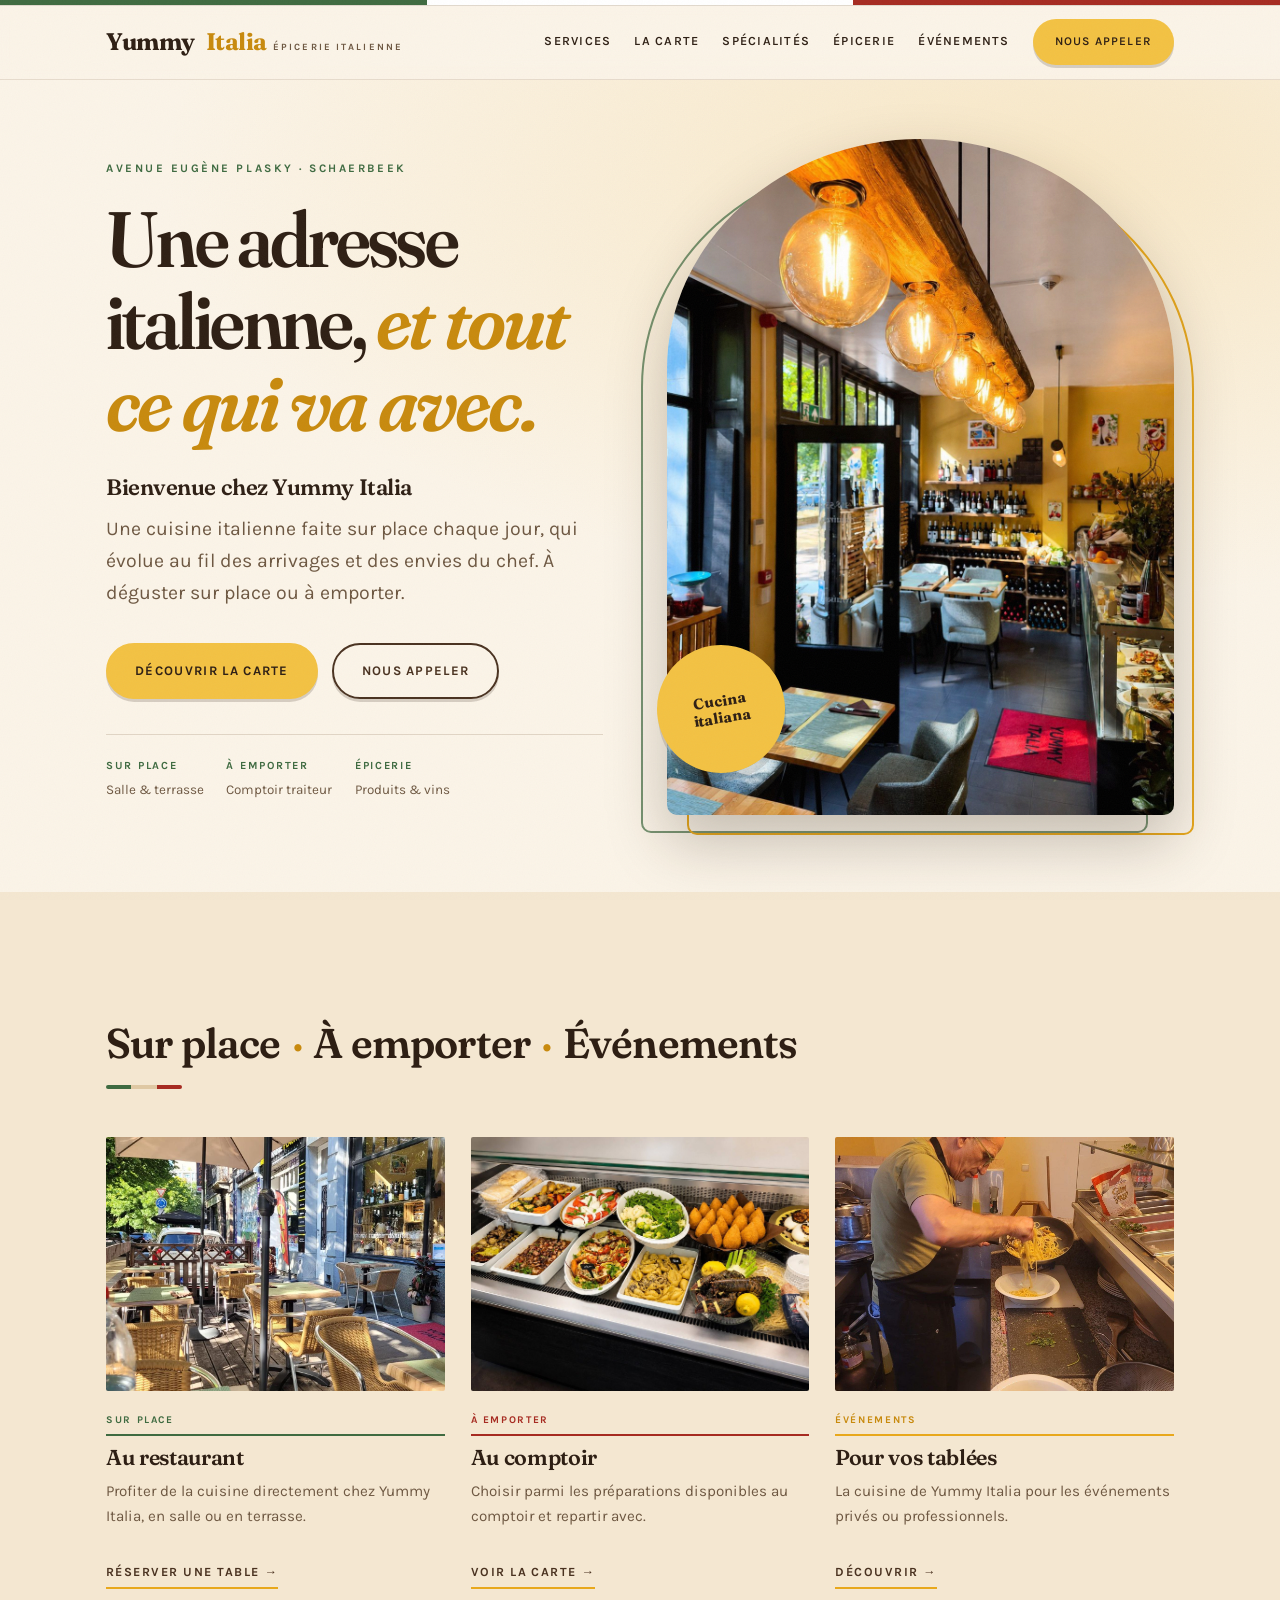
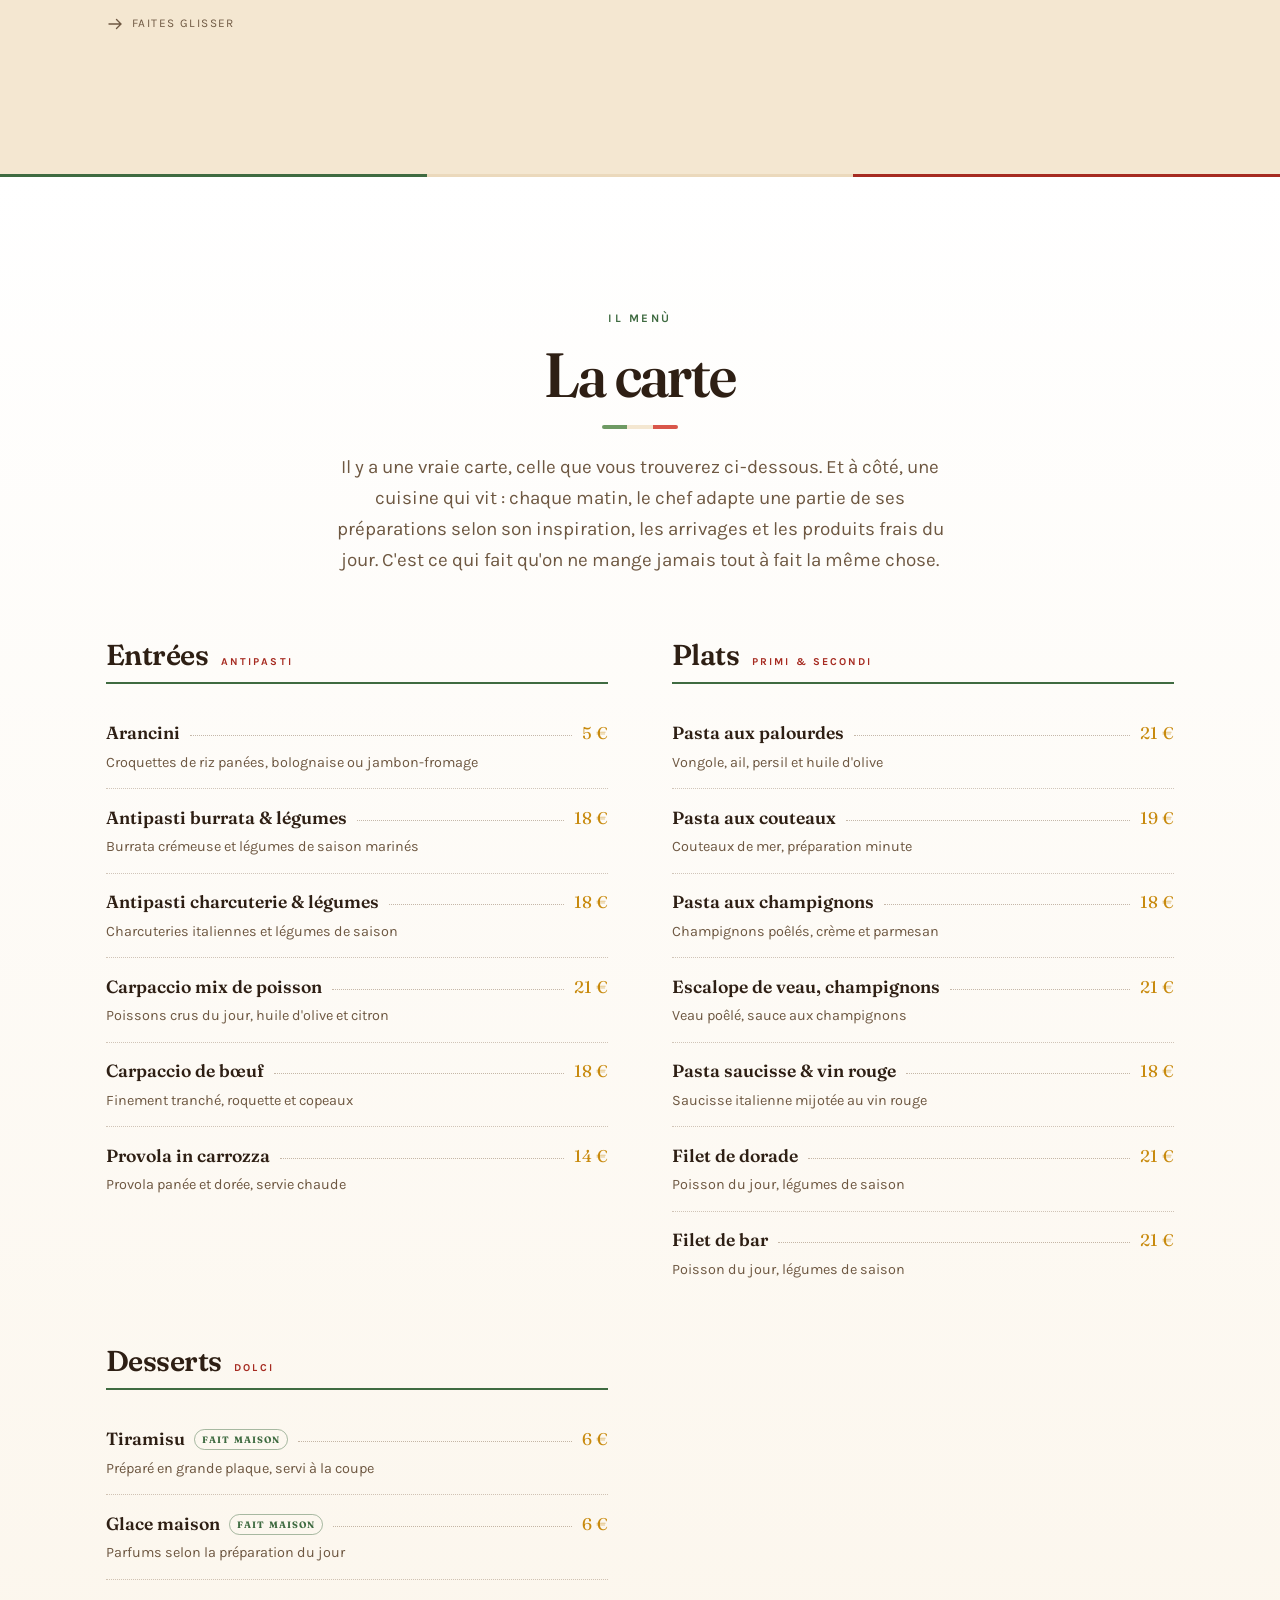
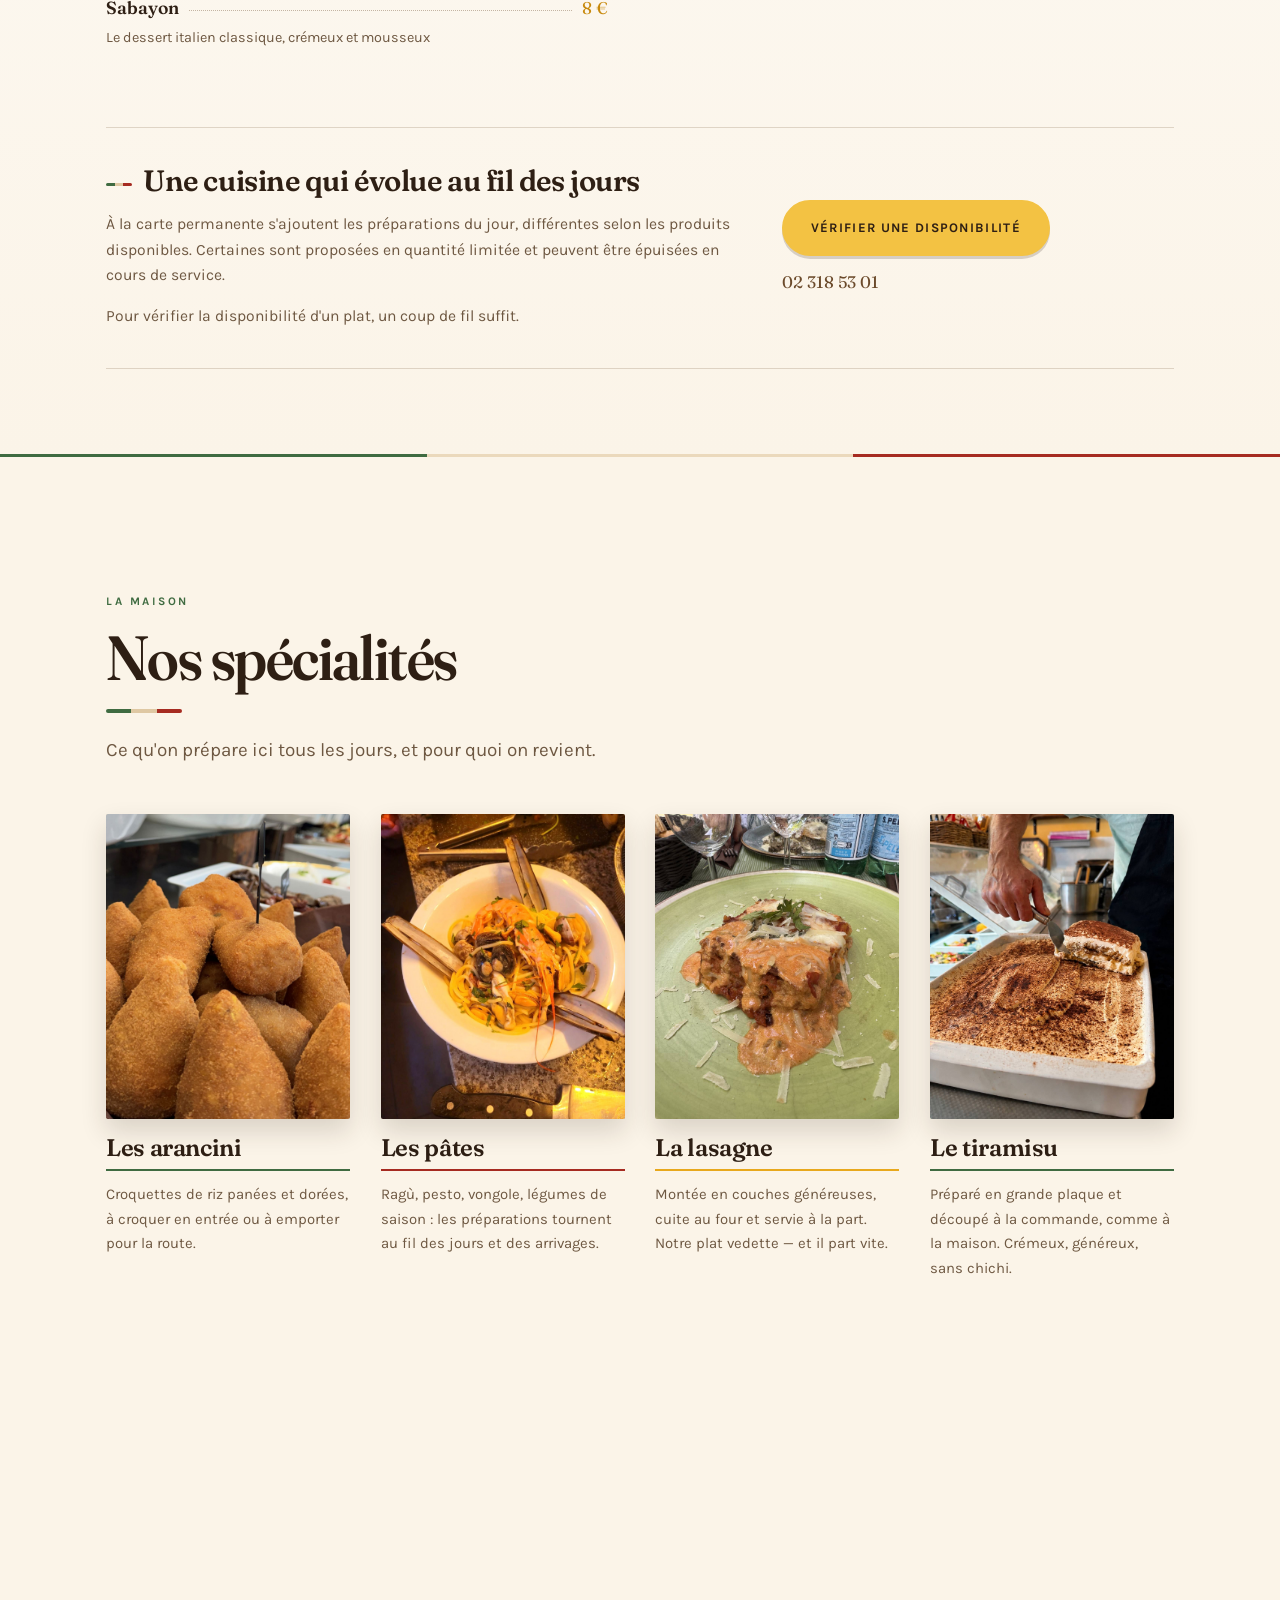
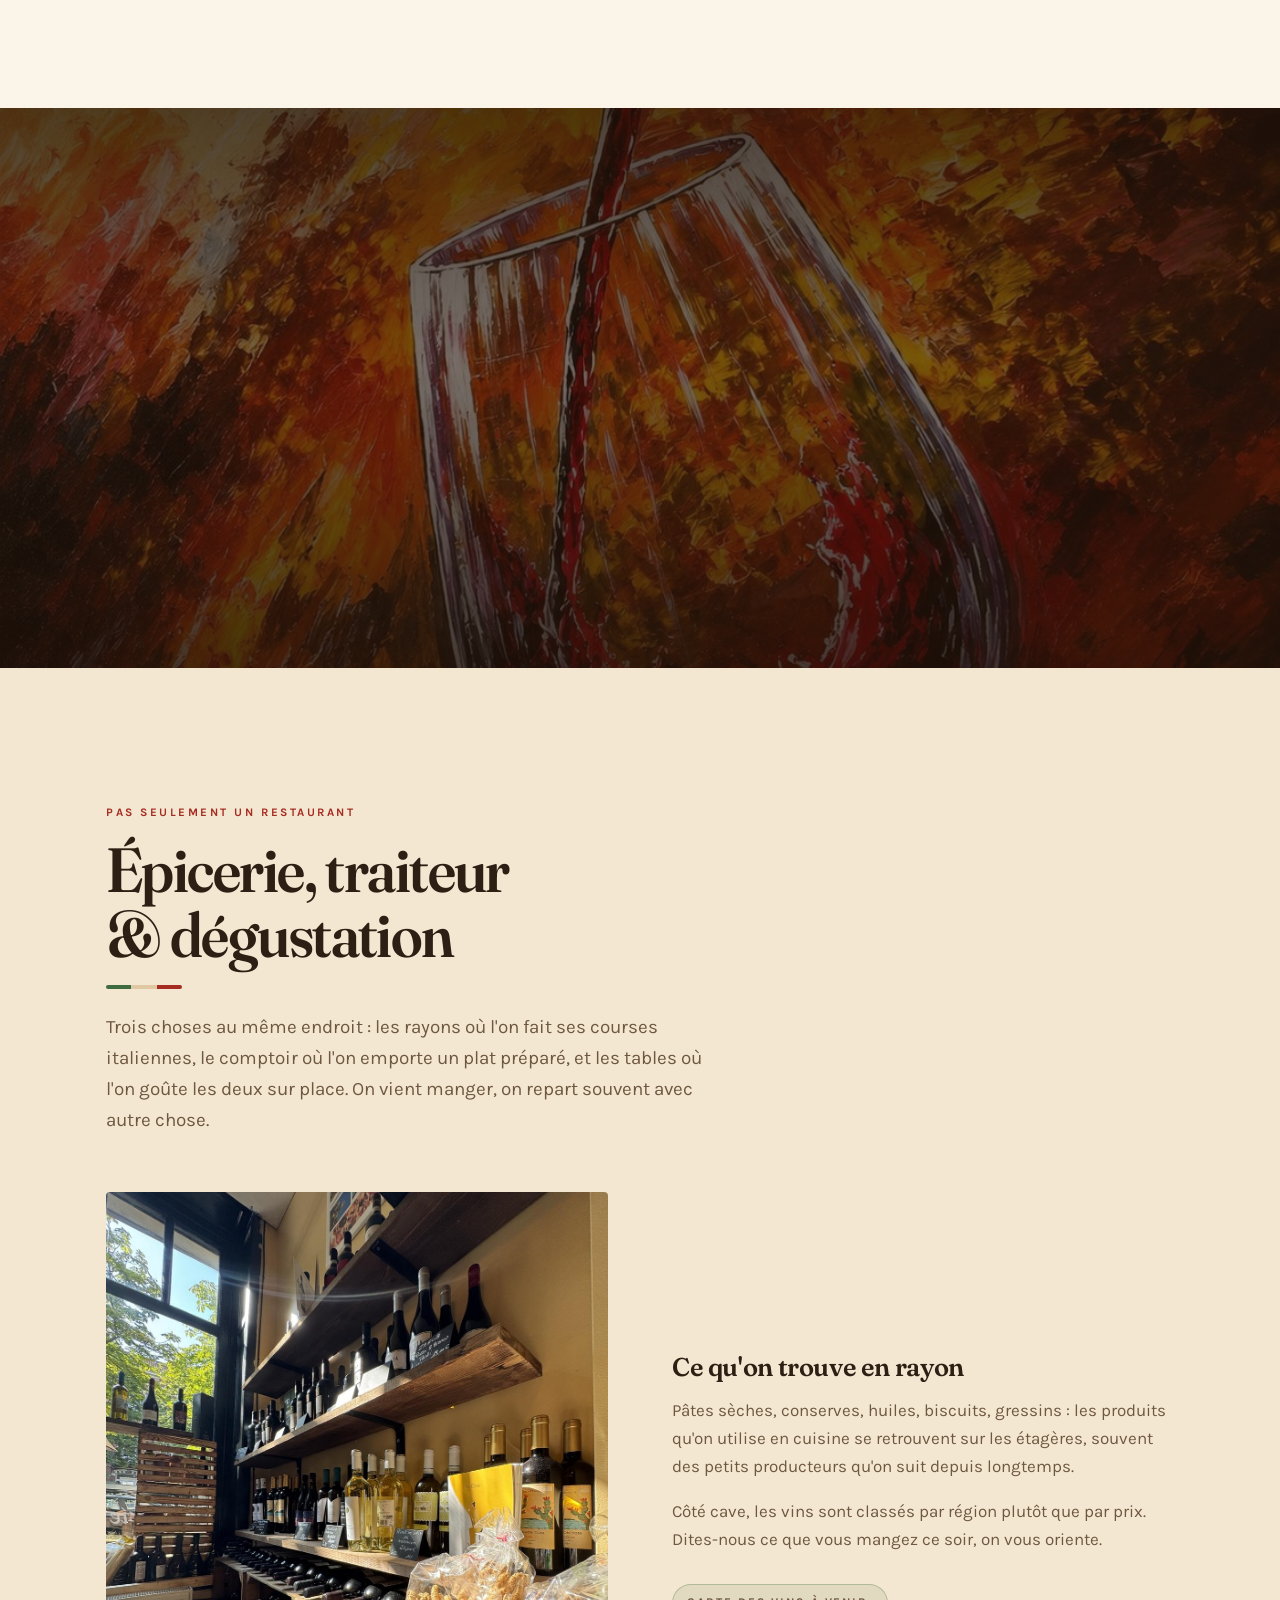
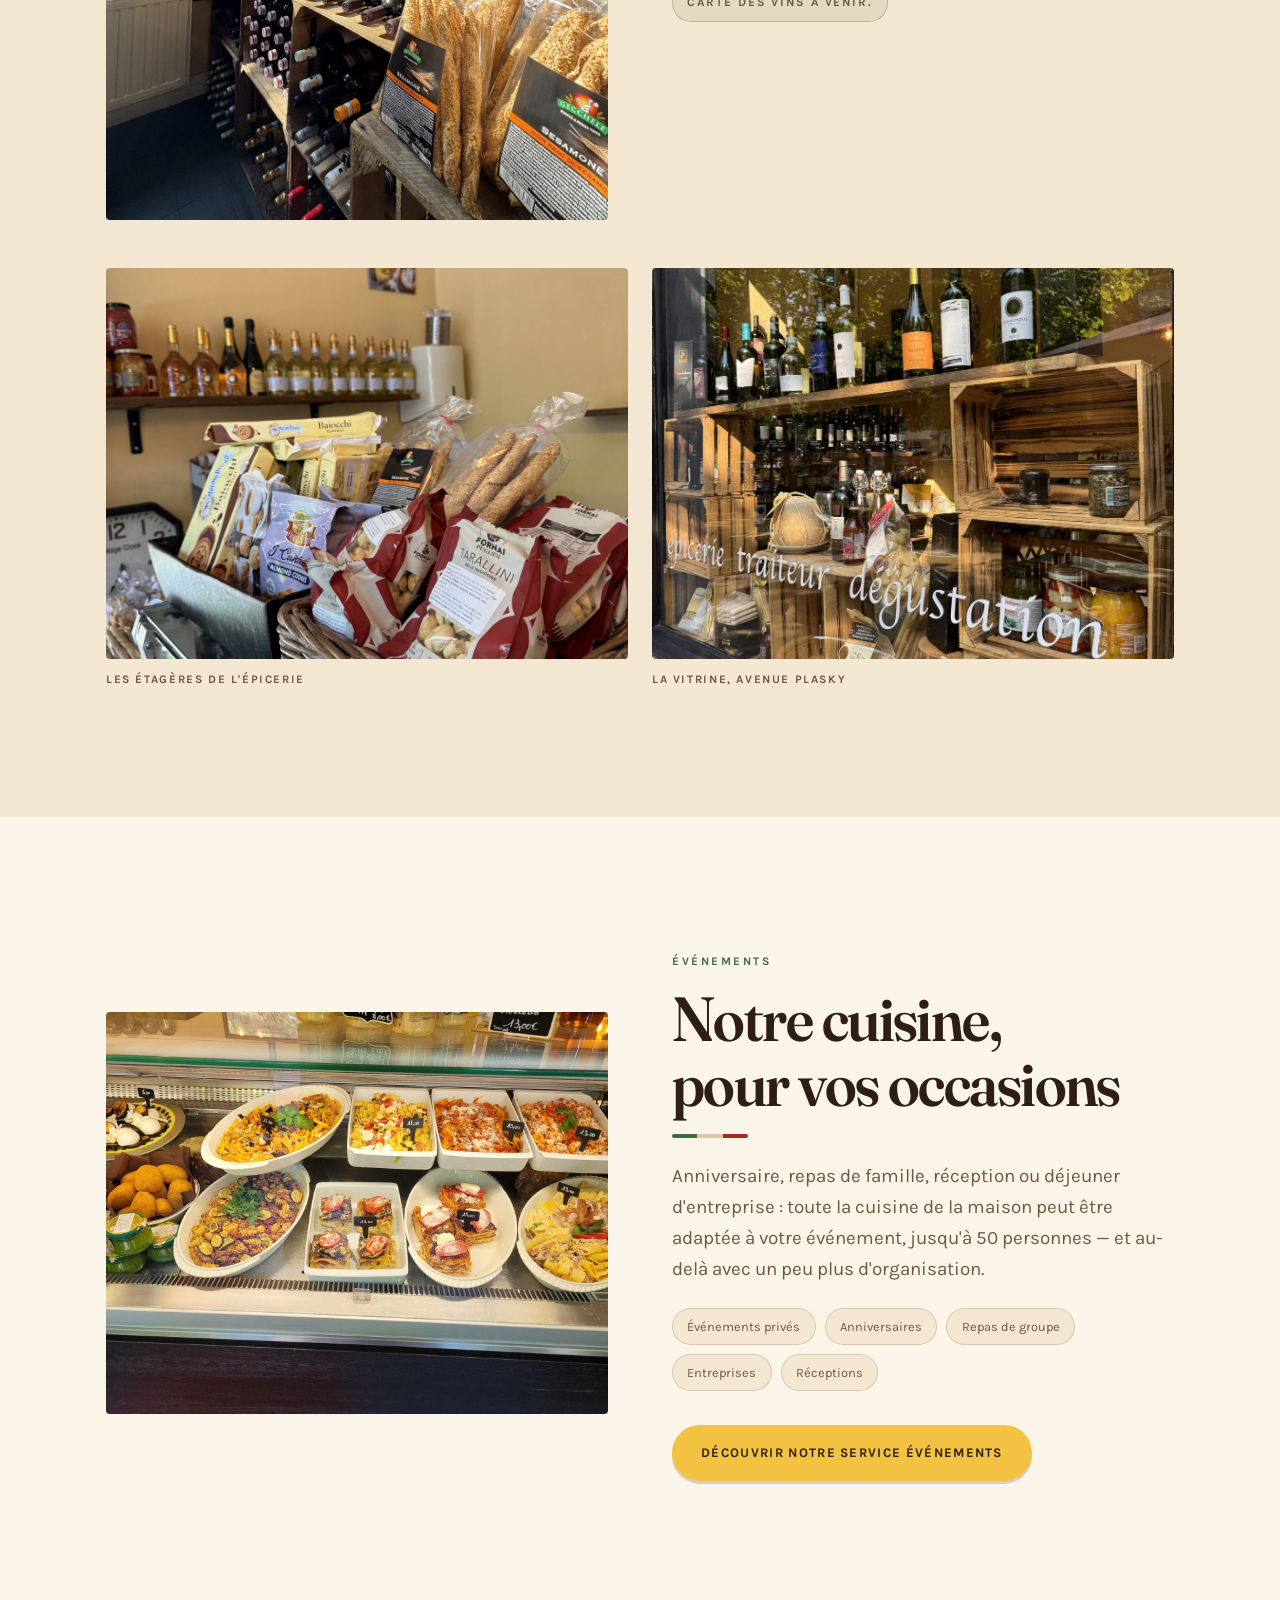
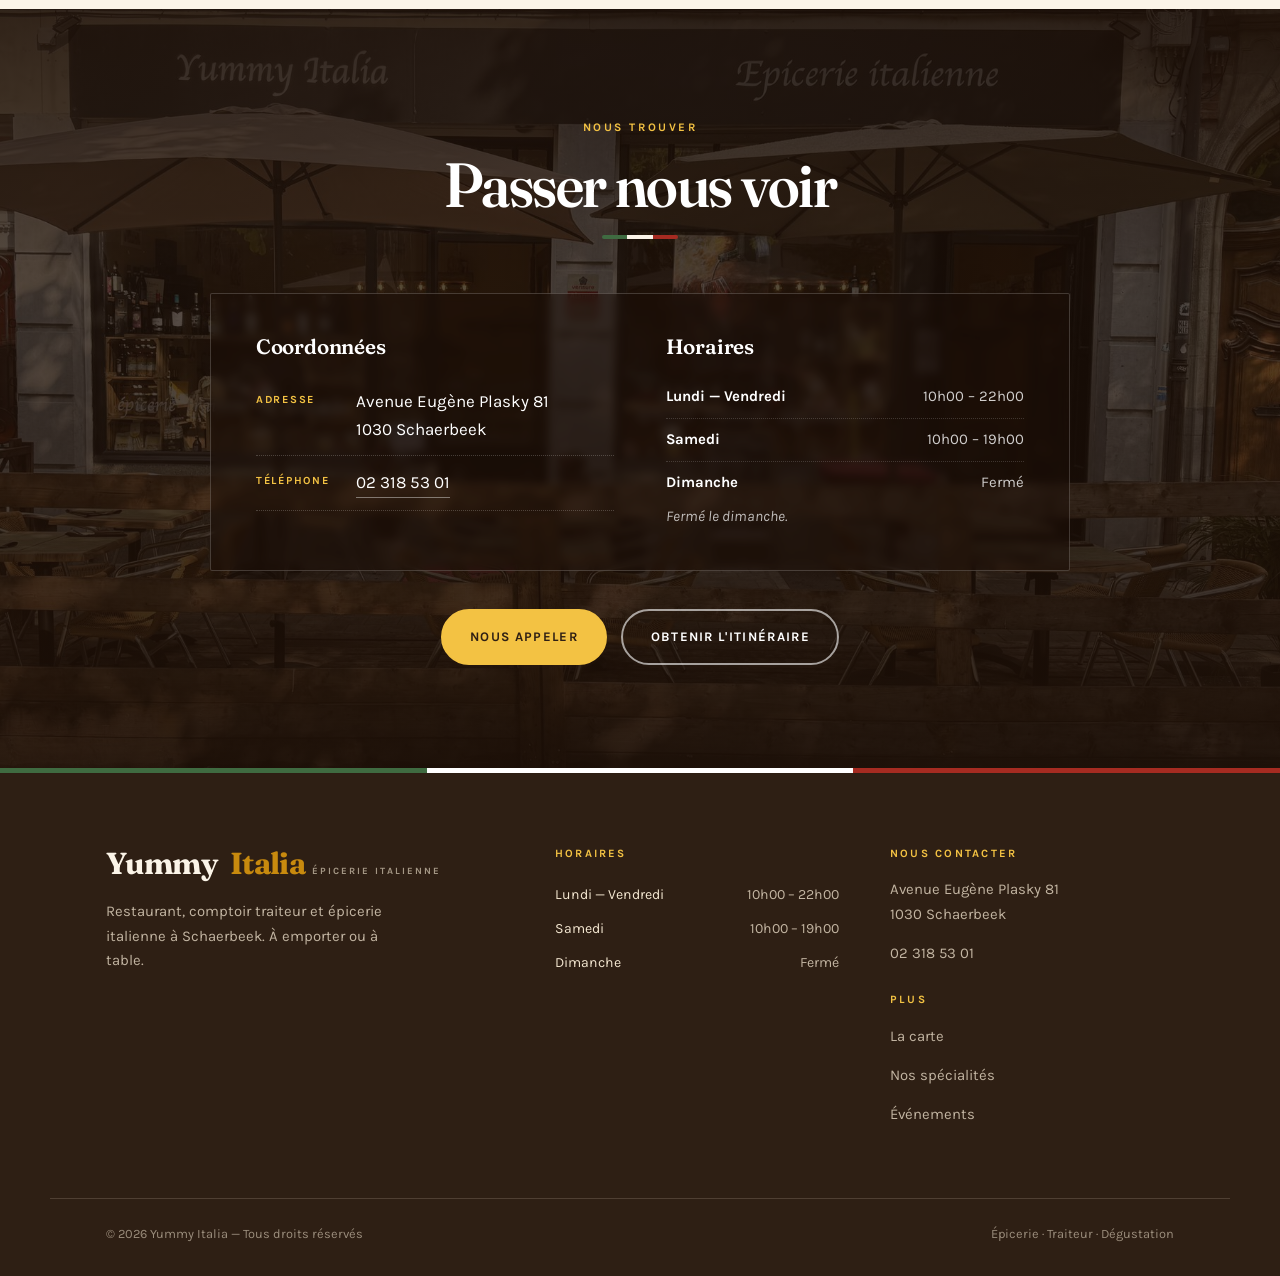
<file: index.html>
<!DOCTYPE html>
<html lang="fr">
<head>
  <meta charset="utf-8">
  <meta name="viewport" content="width=device-width, initial-scale=1">
  <title>Yummy Italia — Restaurant, comptoir &amp; épicerie italienne à Schaerbeek</title>
  <meta name="description" content="Yummy Italia, Avenue Eugène Plasky à Schaerbeek : cuisine italienne à emporter au comptoir ou à table. Pâtes, lasagne et tiramisu maison, sandwichs italiens, épicerie et vins. Événements jusqu'à 50 personnes et au-delà.">

  <link rel="canonical" href="https://yummy-italia.com/">

  <meta property="og:url" content="https://yummy-italia.com/">
  <meta property="og:title" content="Yummy Italia — Restaurant, comptoir & épicerie italienne">
  <meta property="og:description" content="Pâtes, lasagne, tiramisu, sandwichs italiens. À emporter au comptoir ou à table, à Schaerbeek.">
  <meta property="og:type" content="restaurant">
  <meta property="og:locale" content="fr_BE">
  <meta property="og:image" content="https://yummy-italia.com/og-image.jpg">

  <link rel="icon" href="favicon.svg" type="image/svg+xml">
  <link rel="preconnect" href="https://fonts.googleapis.com">
  <link rel="preconnect" href="https://fonts.gstatic.com" crossorigin>
  <link href="https://fonts.googleapis.com/css2?family=Fraunces:ital,opsz,wght,SOFT,WONK@0,9..144,400..800,0..100,0..1;1,9..144,400..800,0..100,0..1&family=Karla:wght@400;500;700&display=swap" rel="stylesheet">
  <link rel="stylesheet" href="style.css?v=3">

  <!-- Données structurées : identité et informations pratiques du restaurant.
       Elles reprennent exactement ce qui est affiché sur le site. -->
  <script type="application/ld+json">
  {
    "@context": "https://schema.org",
    "@type": "Restaurant",
    "name": "Yummy Italia",
    "description": "Restaurant, comptoir traiteur et épicerie italienne à Schaerbeek, Bruxelles.",
    "servesCuisine": "Italienne",
    "url": "https://yummy-italia.com/",
    "telephone": "+3223185301",
    "priceRange": "€€",
    "address": {
      "@type": "PostalAddress",
      "streetAddress": "Avenue Eugène Plasky 81",
      "postalCode": "1030",
      "addressLocality": "Schaerbeek",
      "addressRegion": "Bruxelles",
      "addressCountry": "BE"
    },
    "openingHoursSpecification": [
      {
        "@type": "OpeningHoursSpecification",
        "dayOfWeek": ["Monday", "Tuesday", "Wednesday", "Thursday", "Friday"],
        "opens": "10:00",
        "closes": "22:00"
      },
      {
        "@type": "OpeningHoursSpecification",
        "dayOfWeek": "Saturday",
        "opens": "10:00",
        "closes": "19:00"
      }
    ],
    "hasMenu": "https://yummy-italia.com/#carte",
    "acceptsReservations": "https://yummy-italia.com/#contact",
    "makesOffer": {
      "@type": "Offer",
      "name": "Service traiteur italien pour événements",
      "url": "https://yummy-italia.com/evenements",
      "areaServed": { "@type": "City", "name": "Bruxelles" }
    }
  }
  </script>
</head>
<body>

  <span class="filet-haut" aria-hidden="true"></span>

  <!-- ============ EN-TÊTE ============ -->
  <header class="entete">
    <div class="wrap entete__inner">
      <a class="logo" href="/">Yummy&nbsp;<span>Italia</span> <small>Épicerie italienne</small></a>

      <button class="nav-burger" aria-label="Ouvrir le menu" aria-expanded="false" aria-controls="nav-principale">
        <svg width="26" height="26" viewBox="0 0 24 24" fill="none" stroke="currentColor" stroke-width="2" stroke-linecap="round">
          <path d="M3 6h18M3 12h18M3 18h18"/>
        </svg>
      </button>

      <nav class="nav" id="nav-principale" aria-label="Navigation principale">
        <a href="#services">Services</a>
        <a href="#carte">La carte</a>
        <a href="#specialites">Spécialités</a>
        <a href="#epicerie">Épicerie</a>
        <a href="/evenements">Événements</a>
        <a href="tel:" data-lien="telephone" class="btn btn--jaune">Nous appeler</a>
      </nav>
    </div>
  </header>

  <main>

    <!-- ============ 1. HERO ============ -->
    <section class="hero">
      <div class="wrap hero__grid">
        <div class="hero__texte">
          <span class="eyebrow">Avenue Eugène Plasky · Schaerbeek</span>
          <h1 class="hero__titre">Une adresse<br>italienne, <em>et tout<br>ce qui va avec.</em></h1>
          <p class="hero__accroche">
            <b class="hero__bienvenue">Bienvenue chez Yummy Italia</b>
            Une cuisine italienne faite sur place chaque jour, qui évolue au fil
            des arrivages et des envies du chef. À déguster sur place ou à emporter.
          </p>
          <div class="hero__cta">
            <a href="#carte" class="btn btn--jaune">Découvrir la carte</a>
            <a href="tel:" data-lien="telephone" class="btn btn--ligne">Nous appeler</a>
          </div>

          <div class="hero__reperes">
            <div class="hero__repere"><b>Sur place</b>Salle &amp; terrasse</div>
            <div class="hero__repere"><b>À emporter</b>Comptoir traiteur</div>
            <div class="hero__repere"><b>Épicerie</b>Produits &amp; vins</div>
          </div>
        </div>

        <div class="hero__visuel">
          <div class="arche-contour arche-contour--vert" aria-hidden="true"></div>
          <div class="arche-contour" aria-hidden="true"></div>
          <div class="arche">
            <img src="salle-interieur.jpg" alt="La salle de Yummy Italia : tables, cave à vins et comptoir traiteur" onerror="this.classList.add('introuvable')">
          </div>
          <div class="pastille">Cucina<br>italiana</div>
        </div>
      </div>
    </section>

    <!-- ============ 2. SERVICES ============ -->
    <section class="section section--serree services-section" id="services">
      <div class="wrap">
        <h2 class="services__intro apparait">
          Sur place <span aria-hidden="true">·</span> À emporter <span aria-hidden="true">·</span> Événements
        </h2>
        <span class="filet apparait" aria-hidden="true"></span>

        <div class="carrousel apparait">

          <article class="carrousel__item">
            <div class="photo carrousel__photo">
              <img src="terrasse.jpg" alt="La terrasse et la salle du restaurant Yummy Italia" loading="lazy" onerror="this.classList.add('introuvable')">
              <div class="photo__ph"><b>Photo</b><span>terrasse.jpg</span></div>
            </div>
            <div class="carrousel__corps">
              <span class="carrousel__tag">Sur place</span>
              <h3>Au restaurant</h3>
              <p>Profiter de la cuisine directement chez Yummy Italia, en salle ou en terrasse.</p>
              <a href="tel:" data-lien="telephone" class="lien-fleche">Réserver une table →</a>
            </div>
          </article>

          <article class="carrousel__item">
            <div class="photo carrousel__photo">
              <img src="comptoir.jpg" alt="Le comptoir traiteur garni de plats du jour" loading="lazy" onerror="this.classList.add('introuvable')">
              <div class="photo__ph"><b>Photo</b><span>comptoir.jpg</span></div>
            </div>
            <div class="carrousel__corps">
              <span class="carrousel__tag">À emporter</span>
              <h3>Au comptoir</h3>
              <p>Choisir parmi les préparations disponibles au comptoir et repartir avec.</p>
              <a href="#carte" class="lien-fleche">Voir la carte →</a>
            </div>
          </article>

          <article class="carrousel__item">
            <div class="photo carrousel__photo">
              <img src="chef.jpg" alt="Le chef dresse une assiette de pâtes en cuisine" loading="lazy" onerror="this.classList.add('introuvable')">
              <div class="photo__ph"><b>Photo</b><span>chef.jpg</span></div>
            </div>
            <div class="carrousel__corps">
              <span class="carrousel__tag">Événements</span>
              <h3>Pour vos tablées</h3>
              <p>La cuisine de Yummy Italia pour les événements privés ou professionnels.</p>
              <a href="/evenements" class="lien-fleche">Découvrir →</a>
            </div>
          </article>

        </div>

        <p class="indice-glisser apparait">
          <svg width="18" height="18" viewBox="0 0 24 24" fill="none" stroke="currentColor" stroke-width="1.8" stroke-linecap="round" aria-hidden="true">
            <path d="M4 12h16M14 6l6 6-6 6"/>
          </svg>
          Faites glisser
        </p>
      </div>
    </section>

    <!-- ============ 3. LA CARTE ============ -->
    <section class="section carte" id="carte">
      <div class="wrap">
        <div class="apparait centre">
          <span class="eyebrow">Il menù</span>
          <h2 class="titre-section">La carte</h2>
          <span class="filet filet--clair" aria-hidden="true"></span>
          <p class="chapo">
            Il y a une vraie carte, celle que vous trouverez ci-dessous. Et à côté,
            une cuisine qui vit : chaque matin, le chef adapte une partie de ses
            préparations selon son inspiration, les arrivages et les produits frais
            du jour. C'est ce qui fait qu'on ne mange jamais tout à fait la même chose.
          </p>
        </div>

        <!-- Rempli automatiquement depuis menu-data.js → menu -->
        <div class="carte-grid apparait" id="menu-liste"></div>

        <aside class="encart apparait">
          <div class="encart__texte">
            <h3>Une cuisine qui évolue au fil des jours</h3>
            <p>
              À la carte permanente s'ajoutent les préparations du jour, différentes
              selon les produits disponibles. Certaines sont proposées en quantité
              limitée et peuvent être épuisées en cours de service.
            </p>
            <p>
              Pour vérifier la disponibilité d'un plat, un coup de fil suffit.
            </p>
          </div>
          <div class="encart__action">
            <a href="tel:" data-lien="telephone" class="btn btn--jaune">Vérifier une disponibilité</a>
            <span class="encart__tel" data-info="telephone"></span>
          </div>
        </aside>
      </div>
    </section>

    <!-- ============ 4. NOS SPÉCIALITÉS ============ -->
    <section class="section" id="specialites">
      <div class="wrap">
        <div class="apparait">
          <span class="eyebrow">La maison</span>
          <h2 class="titre-section">Nos spécialités</h2>
          <span class="filet" aria-hidden="true"></span>
          <p class="chapo">
            Ce qu'on prépare ici tous les jours, et pour quoi on revient.
          </p>
        </div>

        <div class="specs apparait">

          <article class="spec-item">
            <div class="photo spec-item__photo">
              <img src="arancini.jpg" alt="Arancini dorés, croquettes de riz panées préparées chez Yummy Italia" loading="lazy" onerror="this.classList.add('introuvable')">
              <div class="photo__ph"><b>Photo</b><span>arancini.jpg</span></div>
            </div>
            <h3>Les arancini</h3>
            <p>Croquettes de riz panées et dorées, à croquer en entrée ou à emporter pour la route.</p>
          </article>

          <article class="spec-item">
            <div class="photo spec-item__photo">
              <img src="specialite-pates.jpg" alt="Orecchiette au ragù et parmesan" loading="lazy" onerror="this.classList.add('introuvable')">
              <div class="photo__ph"><b>Photo</b><span>specialite-pates.jpg</span></div>
            </div>
            <h3>Les pâtes</h3>
            <p>Ragù, pesto, vongole, légumes de saison : les préparations tournent au fil des jours et des arrivages.</p>
          </article>

          <article class="spec-item">
            <div class="photo spec-item__photo">
              <img src="specialite-lasagne.jpg" alt="Part de lasagne bolognaise gratinée" loading="lazy" onerror="this.classList.add('introuvable')">
              <div class="photo__ph"><b>Photo</b><span>specialite-lasagne.jpg</span></div>
            </div>
            <h3>La lasagne</h3>
            <p>Montée en couches généreuses, cuite au four et servie à la part. Notre plat vedette — et il part vite.</p>
          </article>

          <article class="spec-item">
            <div class="photo spec-item__photo">
              <img src="dolci-tiramisu.jpg" alt="Le tiramisu maison, servi à la coupe depuis une grande plaque" loading="lazy" onerror="this.classList.add('introuvable')">
              <div class="photo__ph"><b>Photo</b><span>dolci-tiramisu.jpg</span></div>
            </div>
            <h3>Le tiramisu</h3>
            <p>Préparé en grande plaque et découpé à la commande, comme à la maison. Crémeux, généreux, sans chichi.</p>
          </article>

        </div>

        <p class="mention-sandwich apparait">
          <b>Sandwichs italiens préparés minute</b>
          Nos sandwichs italiens sont préparés minute sur place, avec les produits
          de la maison. <span class="mention-sandwich__prix">6 € ou 9 € selon la formule.</span>
        </p>

        <div class="specs__pied apparait">
          <p class="et-aussi">
            Et aussi, selon les jours : antipasti de légumes marinés, poissons frais,
            charcuteries tranchées sur place, glaces maison.
          </p>
          <a href="tel:" data-lien="telephone" class="btn btn--jaune">Vérifier une disponibilité</a>
        </div>
      </div>
    </section>

    <!-- ============ 5 bis. LE TABLEAU DU RESTAURANT ============ -->
    <section class="bande-tableau" id="vini">
      <div class="wrap apparait">
        <span class="eyebrow">Vini italiani</span>
        <h2>Le verre, la bouteille,<br>ou les deux</h2>
        <span class="filet" aria-hidden="true"></span>
        <p>
          Une sélection de vins italiens choisis bouteille par bouteille. À boire
          ici pendant votre repas, ou à emporter comme dans n'importe quelle bonne
          cave — c'est le même rayon.
        </p>
        <p class="bande-tableau__credit">Le tableau accroché dans la salle</p>
      </div>
    </section>

    <!-- ============ 6. ÉPICERIE & VINS ============ -->
    <section class="section epicerie" id="epicerie">
      <div class="wrap">
        <div class="apparait">
          <span class="eyebrow eyebrow--rouge">Pas seulement un restaurant</span>
          <h2 class="titre-section">Épicerie, traiteur<br>&amp; dégustation</h2>
          <span class="filet" aria-hidden="true"></span>
          <p class="chapo">
            Trois choses au même endroit : les rayons où l'on fait ses courses
            italiennes, le comptoir où l'on emporte un plat préparé, et les tables
            où l'on goûte les deux sur place. On vient manger, on repart souvent
            avec autre chose.
          </p>
        </div>

        <div class="duo apparait">
          <div class="duo__photo">
            <div class="photo">
              <img src="cave-vins.jpg" alt="Les rayons de vins italiens" loading="lazy" onerror="this.classList.add('introuvable')">
              <div class="photo__ph"><b>Photo</b><span>cave-vins.jpg</span></div>
            </div>
          </div>
          <div class="duo__texte">
            <h3>Ce qu'on trouve en rayon</h3>
            <p>
              Pâtes sèches, conserves, huiles, biscuits, gressins : les produits
              qu'on utilise en cuisine se retrouvent sur les étagères, souvent des
              petits producteurs qu'on suit depuis longtemps.
            </p>
            <p>
              Côté cave, les vins sont classés par région plutôt que par prix.
              Dites-nous ce que vous mangez ce soir, on vous oriente.
            </p>
            <p class="a-venir">Carte des vins à venir.</p>
            <div class="vins-liste" id="vins-liste"></div>
          </div>
        </div>

        <div class="mosaique mosaique--deux apparait">
          <figure class="mosaique__item">
            <div class="photo">
              <img src="epicerie-produits.jpg" alt="Produits italiens en rayon : gressins, biscuits, conserves" loading="lazy" onerror="this.classList.add('introuvable')">
              <div class="photo__ph"><b>Photo</b><span>epicerie-produits.jpg</span></div>
            </div>
            <figcaption>Les étagères de l'épicerie</figcaption>
          </figure>
          <figure class="mosaique__item">
            <div class="photo">
              <img src="epicerie-vitrine.jpg" alt="La vitrine : épicerie, traiteur, dégustation" loading="lazy" onerror="this.classList.add('introuvable')">
              <div class="photo__ph"><b>Photo</b><span>epicerie-vitrine.jpg</span></div>
            </div>
            <figcaption>La vitrine, avenue Plasky</figcaption>
          </figure>
        </div>
      </div>
    </section>


    <!-- ============ 7. ÉVÉNEMENTS — introduction ============ -->
    <section class="section evt-teaser" id="evenements">
      <div class="wrap evt-teaser__grid apparait">
        <div class="evt-teaser__photo">
          <div class="photo">
            <img src="comptoir-vitrine.jpg" alt="Plateaux et préparations pour un événement" loading="lazy" onerror="this.classList.add('introuvable')">
            <div class="photo__ph"><b>Photo</b><span>comptoir-vitrine.jpg</span></div>
          </div>
        </div>
        <div class="evt-teaser__texte">
          <span class="eyebrow">Événements</span>
          <h2 class="titre-section">Notre cuisine,<br>pour vos occasions</h2>
          <span class="filet" aria-hidden="true"></span>
          <p class="chapo">
            Anniversaire, repas de famille, réception ou déjeuner d'entreprise :
            toute la cuisine de la maison peut être adaptée à votre événement,
            jusqu'à 50 personnes — et au-delà avec un peu plus d'organisation.
          </p>
          <ul class="evt-teaser__points">
            <li>Événements privés</li>
            <li>Anniversaires</li>
            <li>Repas de groupe</li>
            <li>Entreprises</li>
            <li>Réceptions</li>
          </ul>
          <div class="hero__cta">
            <a href="/evenements" class="btn btn--jaune">Découvrir notre service événements</a>
          </div>
        </div>
      </div>
    </section>

    <!-- ============ 8. PASSER NOUS VOIR ============ -->
    <section class="fond fond--contact contact-fond" id="contact">
      <div class="wrap">
        <div class="apparait centre">
          <span class="eyebrow">Nous trouver</span>
          <h2 class="titre-section">Passer nous voir</h2>
          <span class="filet" aria-hidden="true"></span>
        </div>

        <div class="contact-fond__panneau apparait">
          <div class="contact__colonne">
            <h3>Coordonnées</h3>
            <ul class="contact__infos">
              <li><b>Adresse</b><span data-adresse></span></li>
              <li><b>Téléphone</b><a href="tel:" data-info="telephone"></a></li>
              <li><b>E-mail</b><a href="mailto:" data-info="email"></a></li>
            </ul>
          </div>

          <div class="contact__colonne">
            <h3>Horaires</h3>
            <ul class="horaires-liste" data-horaires></ul>
            <p class="note-douce">Fermé le dimanche.</p>
          </div>
        </div>

        <div class="contact-fond__cta apparait">
          <a href="tel:" data-lien="telephone" class="btn btn--jaune">Nous appeler</a>
          <a href="#" data-itineraire class="btn btn--ligne">Obtenir l'itinéraire</a>
        </div>
      </div>
    </section>

  </main>

  <!-- ============ PIED DE PAGE ============ -->
  <footer class="pied">
    <span class="filet-haut filet-haut--pied" aria-hidden="true"></span>
    <div class="wrap pied__grid">
      <div>
        <span class="logo">Yummy&nbsp;<span>Italia</span> <small>Épicerie italienne</small></span>
        <p style="margin-top:1.1rem;max-width:34ch">
          Restaurant, comptoir traiteur et épicerie italienne à Schaerbeek.
          À emporter ou à table.
        </p>
        <div class="reseaux">
          <a data-lien="instagram" href="#" aria-label="Instagram" target="_blank" rel="noopener">
            <svg width="18" height="18" viewBox="0 0 24 24" fill="none" stroke="currentColor" stroke-width="1.8">
              <rect x="3" y="3" width="18" height="18" rx="5"/><circle cx="12" cy="12" r="4"/><circle cx="17.4" cy="6.6" r="1"/>
            </svg>
          </a>
          <a data-lien="facebook" href="#" aria-label="Facebook" target="_blank" rel="noopener">
            <svg width="18" height="18" viewBox="0 0 24 24" fill="none" stroke="currentColor" stroke-width="1.8">
              <path d="M15 3h-2.5A4.5 4.5 0 0 0 8 7.5V10H6v4h2v7h4v-7h2.5l.5-4H12V7.5A1.5 1.5 0 0 1 13.5 6H15z"/>
            </svg>
          </a>
        </div>
      </div>

      <div>
        <h4>Horaires</h4>
        <ul data-horaires></ul>
      </div>

      <div>
        <h4>Nous contacter</h4>
        <p data-adresse></p>
        <p><a href="tel:" data-info="telephone"></a></p>
        <p><a href="mailto:" data-info="email"></a></p>
        <h4 style="margin-top:1.8rem">Plus</h4>
        <p><a href="#carte">La carte</a></p>
        <p><a href="#specialites">Nos spécialités</a></p>
        <p><a href="/evenements">Événements</a></p>
      </div>
    </div>

    <div class="wrap pied__bas">
      <span>© <span data-annee></span> Yummy Italia — Tous droits réservés</span>
      <span>Épicerie · Traiteur · Dégustation</span>
    </div>
  </footer>

  <script src="menu-data.js?v=3"></script>
  <script src="main.js?v=3"></script>
</body>
</html>
</file>
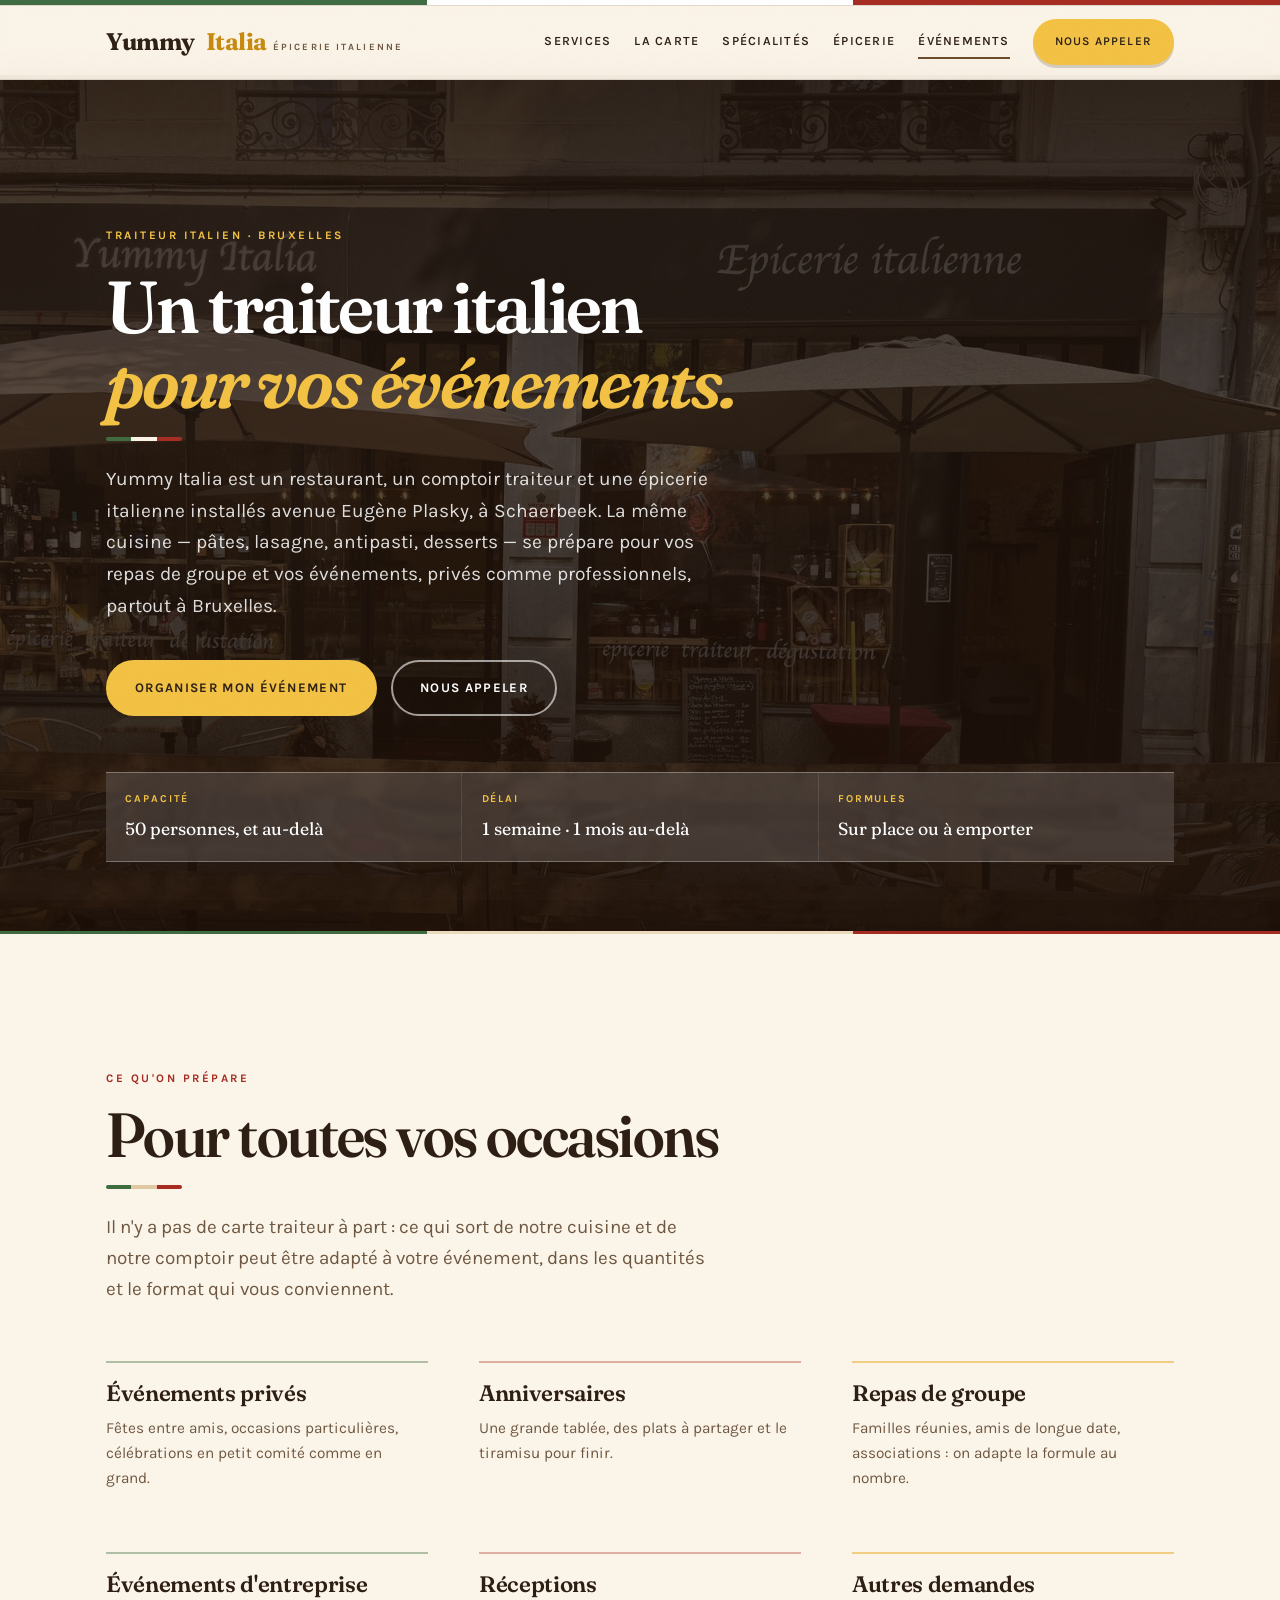
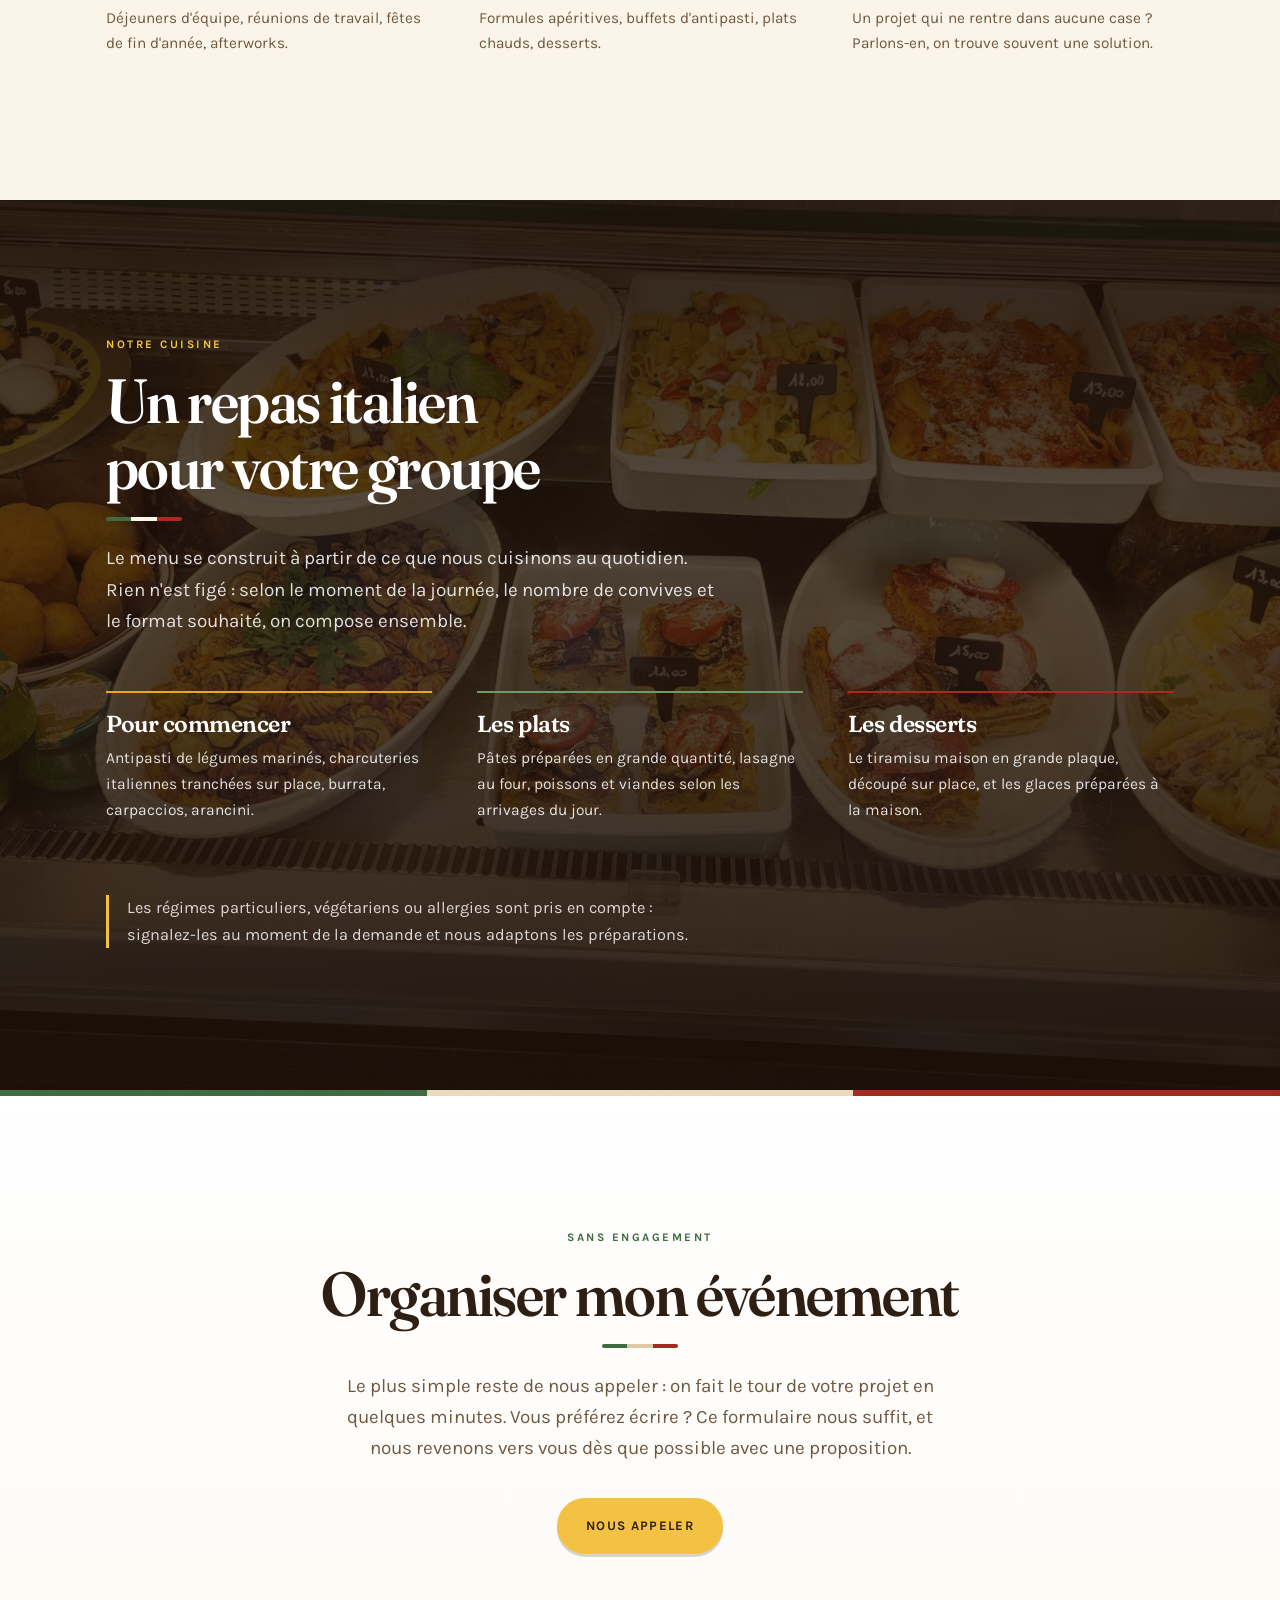
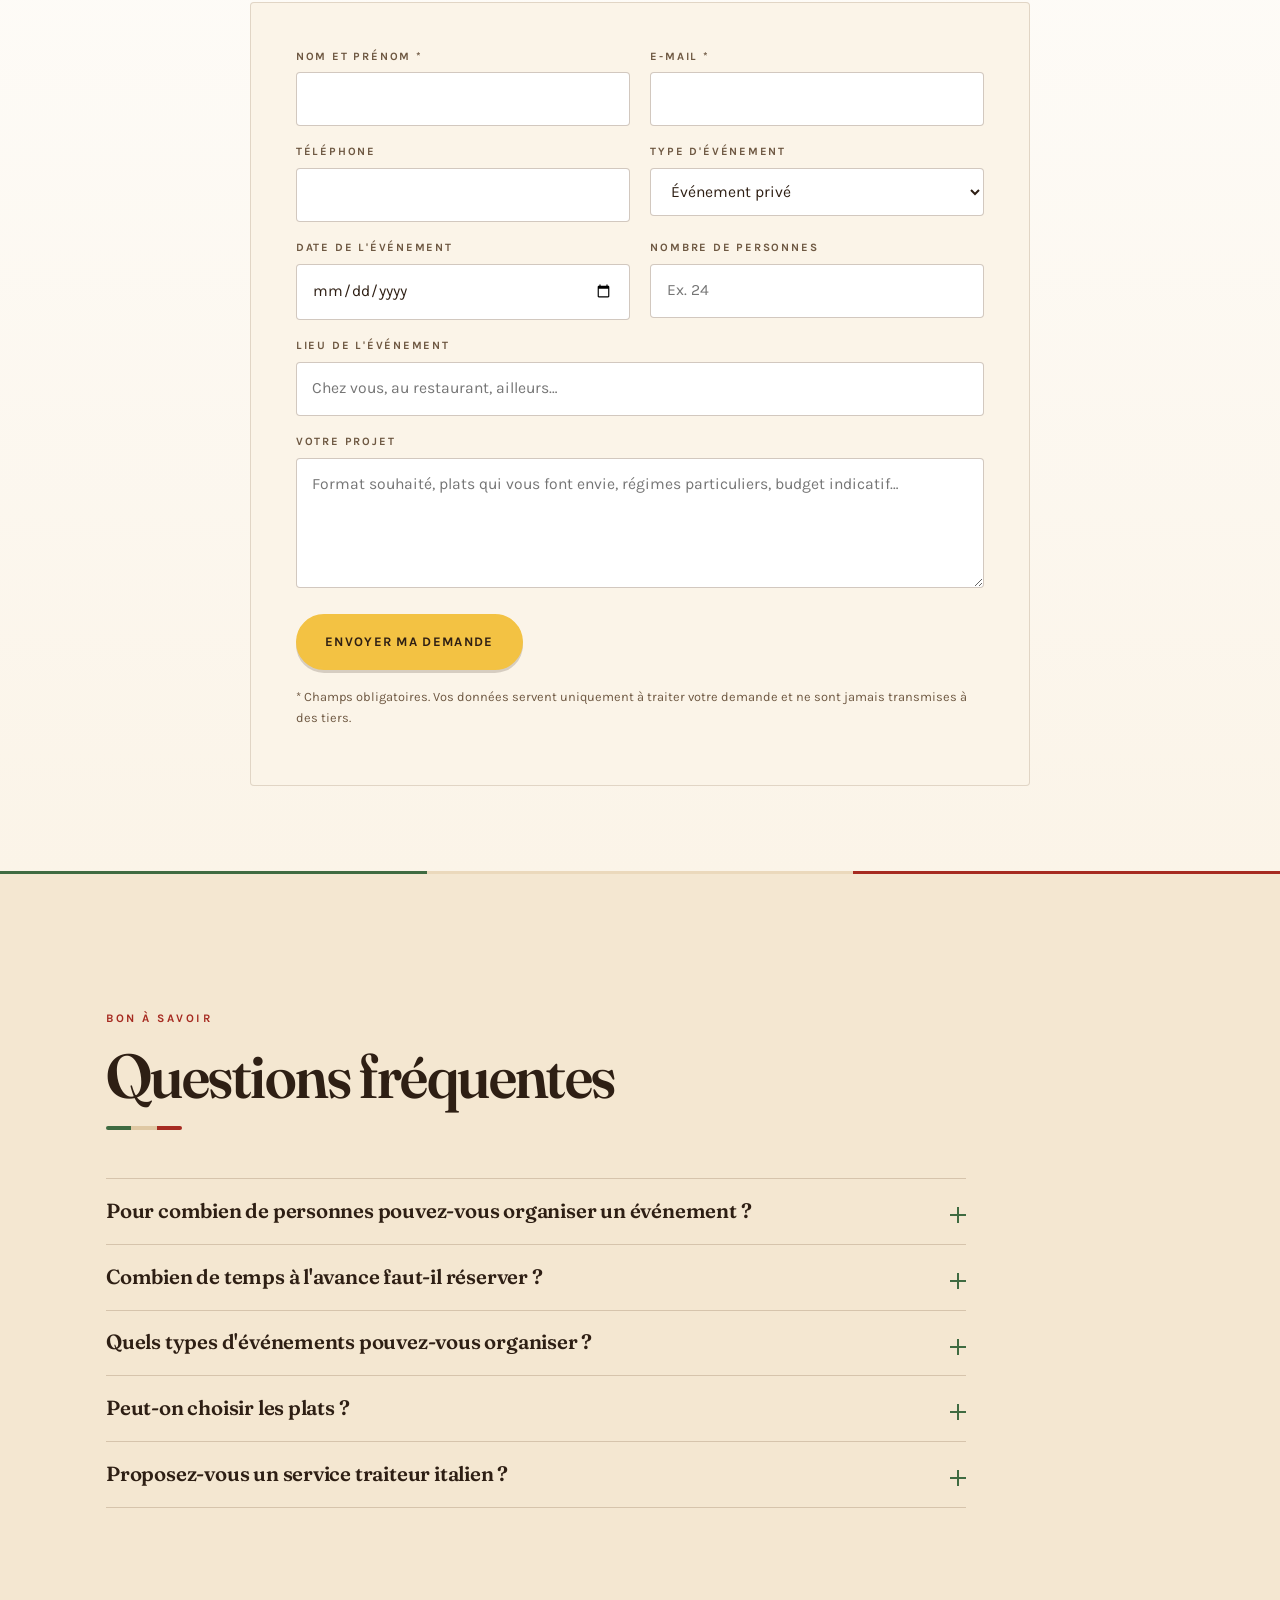
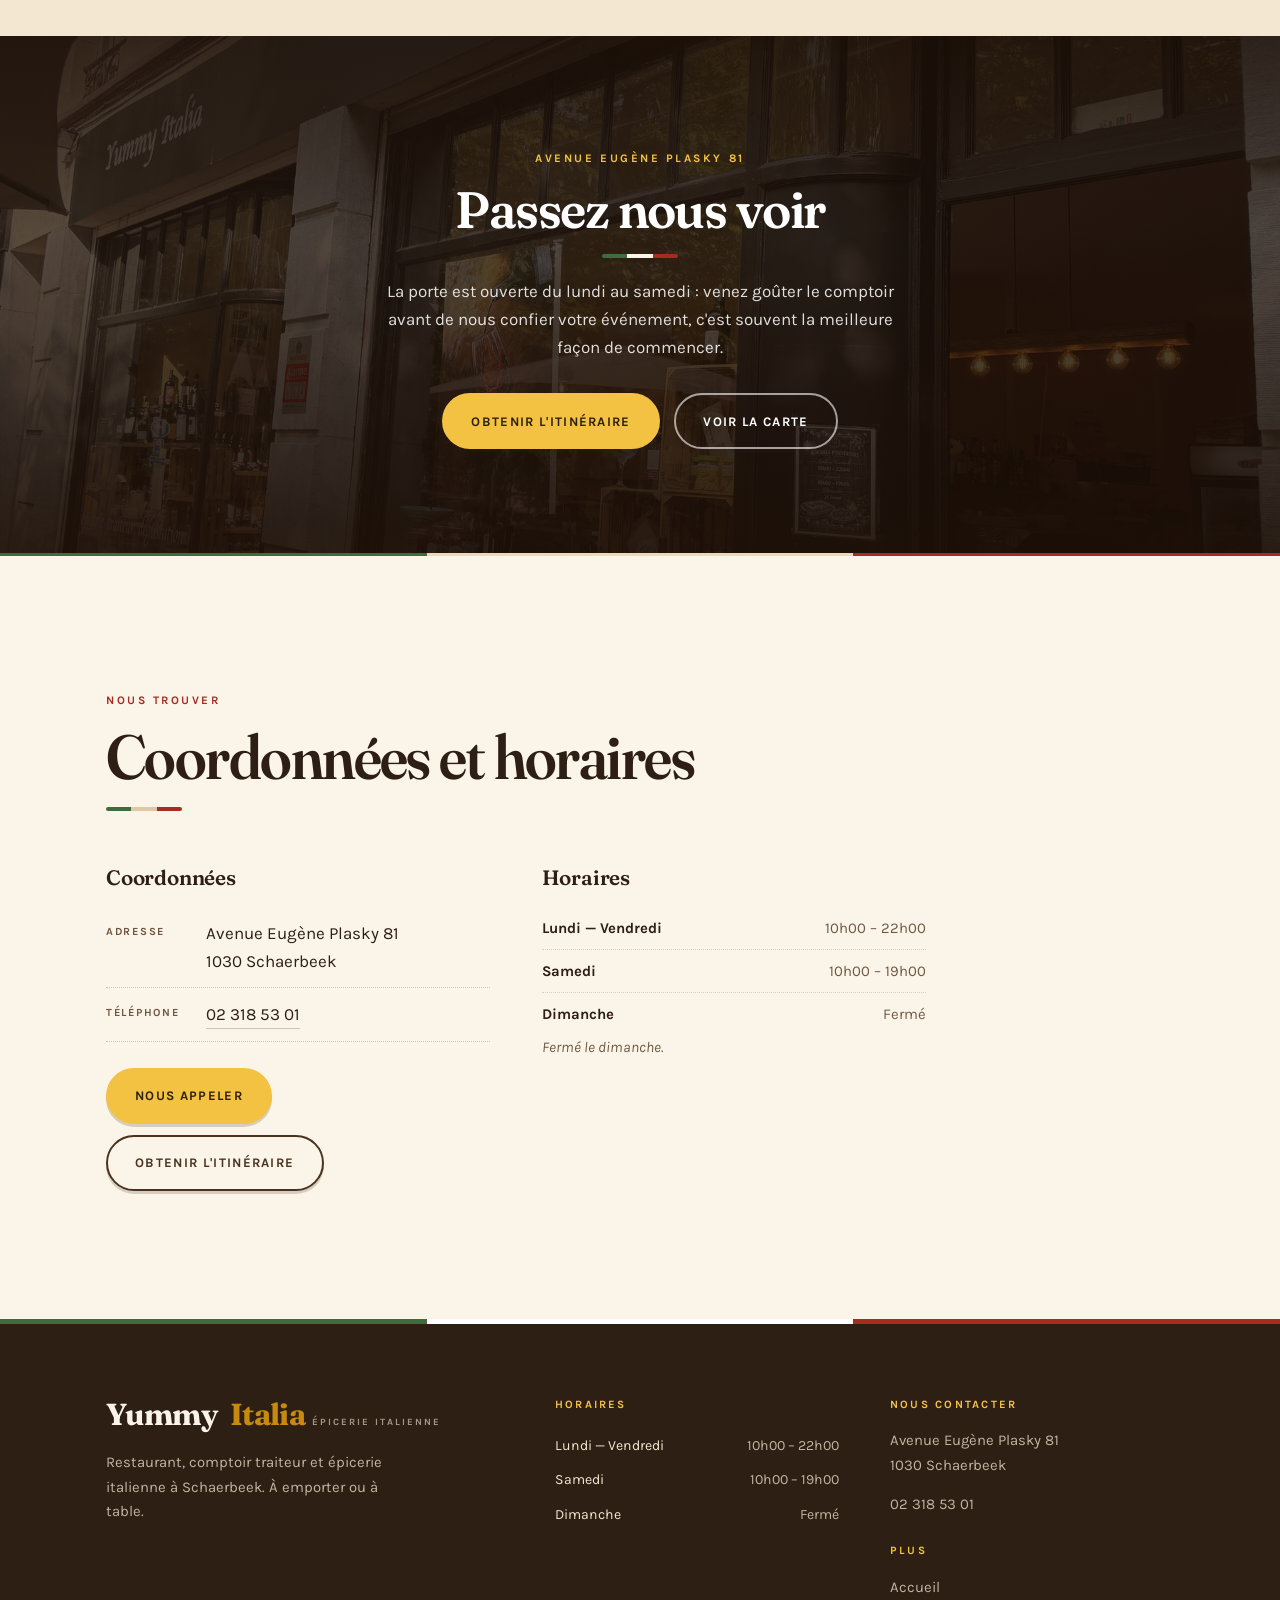
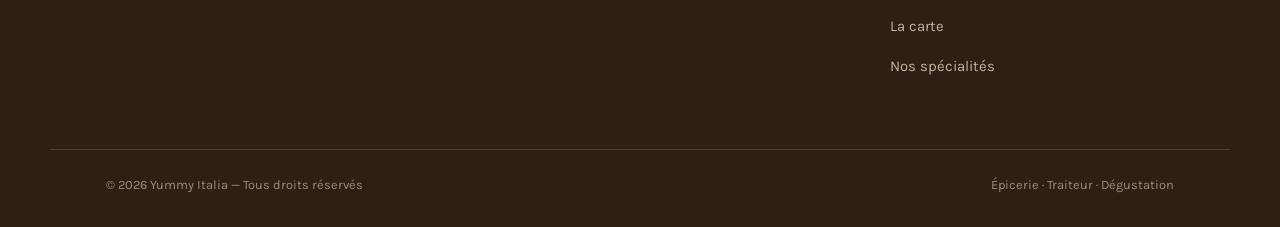
<file: evenements.html>
<!DOCTYPE html>
<html lang="fr">
<head>
  <meta charset="utf-8">
  <meta name="viewport" content="width=device-width, initial-scale=1">
  <title>Traiteur italien &amp; événements à Bruxelles — Yummy Italia</title>
  <meta name="description" content="Yummy Italia, traiteur italien à Schaerbeek : repas de groupe, événements privés et professionnels à Bruxelles. Jusqu'à 50 personnes une semaine à l'avance, davantage avec un mois d'organisation.">
  <link rel="canonical" href="https://yummy-italia.com/evenements">

  <meta property="og:url" content="https://yummy-italia.com/evenements">
  <meta property="og:title" content="Traiteur italien & événements à Bruxelles — Yummy Italia">
  <meta property="og:description" content="Notre cuisine italienne pour vos repas de groupe et vos événements privés ou professionnels, à Schaerbeek.">
  <meta property="og:type" content="website">
  <meta property="og:locale" content="fr_BE">
  <meta property="og:image" content="https://yummy-italia.com/og-image.jpg">

  <link rel="icon" href="favicon.svg" type="image/svg+xml">
  <link rel="preconnect" href="https://fonts.googleapis.com">
  <link rel="preconnect" href="https://fonts.gstatic.com" crossorigin>
  <link href="https://fonts.googleapis.com/css2?family=Fraunces:ital,opsz,wght,SOFT,WONK@0,9..144,400..800,0..100,0..1;1,9..144,400..800,0..100,0..1&family=Karla:wght@400;500;700&display=swap" rel="stylesheet">
  <link rel="stylesheet" href="style.css?v=3">

  <!-- La photo de fond du hero est chargée en priorité : c'est le
       premier élément visible de la page. -->
  <link rel="preload" as="image" href="fond-facade.jpg">

  <!-- Données structurées : identité et informations pratiques du restaurant.
       Elles reprennent exactement ce qui est affiché sur le site. -->
  <script type="application/ld+json">
  {
    "@context": "https://schema.org",
    "@type": "Restaurant",
    "name": "Yummy Italia",
    "description": "Restaurant, comptoir traiteur et épicerie italienne à Schaerbeek, Bruxelles.",
    "servesCuisine": "Italienne",
    "url": "https://yummy-italia.com/",
    "telephone": "+3223185301",
    "priceRange": "€€",
    "address": {
      "@type": "PostalAddress",
      "streetAddress": "Avenue Eugène Plasky 81",
      "postalCode": "1030",
      "addressLocality": "Schaerbeek",
      "addressRegion": "Bruxelles",
      "addressCountry": "BE"
    },
    "openingHoursSpecification": [
      {
        "@type": "OpeningHoursSpecification",
        "dayOfWeek": ["Monday", "Tuesday", "Wednesday", "Thursday", "Friday"],
        "opens": "10:00",
        "closes": "22:00"
      },
      {
        "@type": "OpeningHoursSpecification",
        "dayOfWeek": "Saturday",
        "opens": "10:00",
        "closes": "19:00"
      }
    ],
    "hasMenu": "https://yummy-italia.com/#carte",
    "acceptsReservations": "https://yummy-italia.com/#contact",
    "makesOffer": {
      "@type": "Offer",
      "name": "Service traiteur italien pour événements",
      "url": "https://yummy-italia.com/evenements",
      "areaServed": { "@type": "City", "name": "Bruxelles" }
    }
  }
  </script>
</head>
<body>

  <span class="filet-haut" aria-hidden="true"></span>

  <!-- ============ EN-TÊTE ============ -->
  <header class="entete">
    <div class="wrap entete__inner">
      <a class="logo" href="/">Yummy&nbsp;<span>Italia</span> <small>Épicerie italienne</small></a>

      <button class="nav-burger" aria-label="Ouvrir le menu" aria-expanded="false" aria-controls="nav-principale">
        <svg width="26" height="26" viewBox="0 0 24 24" fill="none" stroke="currentColor" stroke-width="2" stroke-linecap="round">
          <path d="M3 6h18M3 12h18M3 18h18"/>
        </svg>
      </button>

      <nav class="nav" id="nav-principale" aria-label="Navigation principale">
        <a href="/#services">Services</a>
        <a href="/#carte">La carte</a>
        <a href="/#specialites">Spécialités</a>
        <a href="/#epicerie">Épicerie</a>
        <a href="/evenements" class="actif">Événements</a>
        <a href="tel:" data-lien="telephone" class="btn btn--jaune">Nous appeler</a>
      </nav>
    </div>
  </header>

  <main>

    <!-- ============ 1. HERO — la façade en fond ============ -->
    <section class="fond fond--hero evt-hero">
      <div class="wrap">
        <div class="evt-hero__inner">
          <span class="eyebrow">Traiteur italien · Bruxelles</span>
          <h1 class="evt-hero__titre">Un traiteur italien<br><em>pour vos événements.</em></h1>
          <span class="filet" aria-hidden="true"></span>
          <p class="evt-hero__accroche">
            Yummy Italia est un restaurant, un comptoir traiteur et une épicerie
            italienne installés avenue Eugène Plasky, à Schaerbeek. La même cuisine
            — pâtes, lasagne, antipasti, desserts — se prépare pour vos repas de
            groupe et vos événements, privés comme professionnels, partout à Bruxelles.
          </p>
          <div class="hero__cta">
            <a href="#organiser" class="btn btn--jaune">Organiser mon événement</a>
            <a href="tel:" data-lien="telephone" class="btn btn--ligne">Nous appeler</a>
          </div>
        </div>

        <div class="reperes">
          <div class="repere"><b>Capacité</b><span>50 personnes, et au-delà</span></div>
          <div class="repere"><b>Délai</b><span>1 semaine · 1 mois au-delà</span></div>
          <div class="repere"><b>Formules</b><span>Sur place ou à emporter</span></div>
        </div>
      </div>
    </section>

    <!-- ============ 2. LES OCCASIONS — respiration claire ============ -->
    <section class="section" id="occasions">
      <div class="wrap">
        <div class="apparait">
          <span class="eyebrow eyebrow--rouge">Ce qu'on prépare</span>
          <h2 class="titre-section">Pour toutes vos occasions</h2>
          <span class="filet" aria-hidden="true"></span>
          <p class="chapo">
            Il n'y a pas de carte traiteur à part : ce qui sort de notre cuisine et
            de notre comptoir peut être adapté à votre événement, dans les quantités
            et le format qui vous conviennent.
          </p>
        </div>

        <div class="services__grid apparait">
          <article class="service">
            <h3>Événements privés</h3>
            <p>Fêtes entre amis, occasions particulières, célébrations en petit comité comme en grand.</p>
          </article>
          <article class="service">
            <h3>Anniversaires</h3>
            <p>Une grande tablée, des plats à partager et le tiramisu pour finir.</p>
          </article>
          <article class="service">
            <h3>Repas de groupe</h3>
            <p>Familles réunies, amis de longue date, associations : on adapte la formule au nombre.</p>
          </article>
          <article class="service">
            <h3>Événements d'entreprise</h3>
            <p>Déjeuners d'équipe, réunions de travail, fêtes de fin d'année, afterworks.</p>
          </article>
          <article class="service">
            <h3>Réceptions</h3>
            <p>Formules apéritives, buffets d'antipasti, plats chauds, desserts.</p>
          </article>
          <article class="service">
            <h3>Autres demandes</h3>
            <p>Un projet qui ne rentre dans aucune case ? Parlons-en, on trouve souvent une solution.</p>
          </article>
        </div>
      </div>
    </section>

    <!-- ============ 3. NOTRE CUISINE — le comptoir en fond ============ -->
    <section class="section fond fond--cuisine" id="cuisine">
      <div class="wrap">
        <div class="apparait">
          <span class="eyebrow">Notre cuisine</span>
          <h2 class="titre-section">Un repas italien<br>pour votre groupe</h2>
          <span class="filet" aria-hidden="true"></span>
          <p class="chapo">
            Le menu se construit à partir de ce que nous cuisinons au quotidien.
            Rien n'est figé : selon le moment de la journée, le nombre de convives
            et le format souhaité, on compose ensemble.
          </p>
        </div>

        <div class="colonnes apparait">
          <article class="colonne">
            <h3>Pour commencer</h3>
            <p>Antipasti de légumes marinés, charcuteries italiennes tranchées sur place, burrata, carpaccios, arancini.</p>
          </article>
          <article class="colonne">
            <h3>Les plats</h3>
            <p>Pâtes préparées en grande quantité, lasagne au four, poissons et viandes selon les arrivages du jour.</p>
          </article>
          <article class="colonne">
            <h3>Les desserts</h3>
            <p>Le tiramisu maison en grande plaque, découpé sur place, et les glaces préparées à la maison.</p>
          </article>
        </div>

        <p class="et-aussi apparait">
          Les régimes particuliers, végétariens ou allergies sont pris en compte :
          signalez-les au moment de la demande et nous adaptons les préparations.
        </p>
      </div>
    </section>

    <!-- ============ 4. ORGANISER — le formulaire ============ -->
    <section class="section carte" id="organiser">
      <div class="wrap">
        <div class="apparait centre">
          <span class="eyebrow">Sans engagement</span>
          <h2 class="titre-section">Organiser mon événement</h2>
          <span class="filet" aria-hidden="true"></span>
          <p class="chapo">
            Le plus simple reste de nous appeler : on fait le tour de votre projet
            en quelques minutes. Vous préférez écrire ? Ce formulaire nous suffit,
            et nous revenons vers vous dès que possible avec une proposition.
          </p>
          <div class="hero__cta" style="justify-content:center">
            <a href="tel:" data-lien="telephone" class="btn btn--jaune">Nous appeler</a>
          </div>
        </div>

        <div class="apparait" style="max-width:780px;margin:clamp(2rem,4vw,3rem) auto 0">
          <form class="formulaire"
                name="devis-traiteur"
                method="POST"
                data-netlify="true"
                netlify-honeypot="bot-field"
                action="/merci">

            <input type="hidden" name="form-name" value="devis-traiteur">
            <p class="sr-only">
              <label>Ne pas remplir : <input name="bot-field"></label>
            </p>

            <div class="champs">
              <div class="champ">
                <label for="nom">Nom et prénom *</label>
                <input type="text" id="nom" name="nom" required autocomplete="name">
              </div>
              <div class="champ">
                <label for="email">E-mail *</label>
                <input type="email" id="email" name="email" required autocomplete="email">
              </div>
              <div class="champ">
                <label for="telephone">Téléphone</label>
                <input type="tel" id="telephone" name="telephone" autocomplete="tel">
              </div>
              <div class="champ">
                <label for="type">Type d'événement</label>
                <select id="type" name="type">
                  <option>Événement privé</option>
                  <option>Anniversaire</option>
                  <option>Repas de groupe</option>
                  <option>Événement d'entreprise</option>
                  <option>Réception</option>
                  <option>Autre demande</option>
                </select>
              </div>
              <div class="champ">
                <label for="date">Date de l'événement</label>
                <input type="date" id="date" name="date">
              </div>
              <div class="champ">
                <label for="personnes">Nombre de personnes</label>
                <input type="number" id="personnes" name="personnes" min="1" placeholder="Ex. 24">
              </div>
              <div class="champ champ--large">
                <label for="lieu">Lieu de l'événement</label>
                <input type="text" id="lieu" name="lieu" placeholder="Chez vous, au restaurant, ailleurs…">
              </div>
              <div class="champ champ--large">
                <label for="message">Votre projet</label>
                <textarea id="message" name="message" placeholder="Format souhaité, plats qui vous font envie, régimes particuliers, budget indicatif…"></textarea>
              </div>
            </div>

            <button type="submit" class="btn btn--jaune">Envoyer ma demande</button>
            <p class="formulaire__note">
              * Champs obligatoires. Vos données servent uniquement à traiter votre
              demande et ne sont jamais transmises à des tiers.
            </p>
          </form>
        </div>
      </div>
    </section>

    <!-- ============ 5. QUESTIONS FRÉQUENTES ============ -->
    <section class="section faq-section" id="faq">
      <div class="wrap">
        <div class="apparait">
          <span class="eyebrow eyebrow--rouge">Bon à savoir</span>
          <h2 class="titre-section">Questions fréquentes</h2>
          <span class="filet" aria-hidden="true"></span>
        </div>

        <div class="faq apparait">
          <details class="faq__item">
            <summary><h3>Pour combien de personnes pouvez-vous organiser un événement ?</h3></summary>
            <div class="faq__reponse">
              <p>
                Les prestations jusqu'à 50 personnes sont facilement envisageables :
                c'est le format que nous préparons le plus souvent, aussi bien pour
                un repas de famille que pour un déjeuner d'entreprise.
              </p>
              <p>
                Au-delà de 50 personnes, c'est toujours possible, mais l'organisation
                demande plus de préparation — quantités, logistique, déroulé du service.
                Contactez-nous pour qu'on étudie la faisabilité ensemble.
              </p>
            </div>
          </details>

          <details class="faq__item">
            <summary><h3>Combien de temps à l'avance faut-il réserver ?</h3></summary>
            <div class="faq__reponse">
              <p>
                Pour un événement jusqu'à 50 personnes, comptez <b>au minimum une
                semaine</b> : cela nous laisse le temps de commander les produits et
                d'organiser la préparation sans bousculer le service du restaurant.
              </p>
              <p>
                Pour un événement de plus de 50 personnes, prenez contact <b>environ
                un mois à l'avance</b>. Si votre date approche plus vite, appelez-nous
                quand même — on regarde ce qui reste faisable.
              </p>
            </div>
          </details>

          <details class="faq__item">
            <summary><h3>Quels types d'événements pouvez-vous organiser ?</h3></summary>
            <div class="faq__reponse">
              <p>
                Aussi bien des événements privés que professionnels : anniversaires,
                repas de famille, fêtes entre amis, réceptions, déjeuners d'équipe,
                réunions de travail, fêtes de fin d'année. Si votre projet ne rentre
                dans aucune de ces cases, parlez-nous-en simplement.
              </p>
            </div>
          </details>

          <details class="faq__item">
            <summary><h3>Peut-on choisir les plats ?</h3></summary>
            <div class="faq__reponse">
              <p>
                Oui. Les spécialités de la maison servent de base — pâtes, lasagne,
                antipasti, charcuteries, tiramisu — et la formule se construit à partir
                de là, selon le type d'événement, le nombre de personnes et vos envies.
              </p>
              <p>
                Notre cuisine évoluant avec les arrivages, certaines préparations
                dépendent de la saison : on cale les détails au moment de la demande.
                Les régimes particuliers et les allergies sont pris en compte.
              </p>
            </div>
          </details>

          <details class="faq__item">
            <summary><h3>Proposez-vous un service traiteur italien ?</h3></summary>
            <div class="faq__reponse">
              <p>
                Oui. Yummy Italia prépare sa cuisine italienne pour des événements
                à Bruxelles, en plus du restaurant et du comptoir à emporter. Le
                fonctionnement est simple : vous nous décrivez votre projet, nous
                composons ensemble le menu et les quantités, puis nous convenons du
                déroulé et du mode de remise.
              </p>
              <p>
                Le plus rapide reste un appel au restaurant, où nous pouvons faire
                le tour de votre demande en quelques minutes.
              </p>
            </div>
          </details>
        </div>
      </div>
    </section>

    <!-- ============ 6. LA FAÇADE — venir nous voir ============ -->
    <section class="fond fond--cta appel">
      <div class="wrap apparait">
        <span class="eyebrow">Avenue Eugène Plasky 81</span>
        <h2>Passez nous voir</h2>
        <span class="filet" aria-hidden="true"></span>
        <p>
          La porte est ouverte du lundi au samedi : venez goûter le comptoir avant
          de nous confier votre événement, c'est souvent la meilleure façon de
          commencer.
        </p>
        <div class="hero__cta">
          <a href="#" data-itineraire class="btn btn--jaune">Obtenir l'itinéraire</a>
          <a href="/#carte" class="btn btn--ligne">Voir la carte</a>
        </div>
      </div>
    </section>

    <!-- ============ 7. NOUS TROUVER ============ -->
    <section class="section contact" id="contact">
      <div class="wrap">
        <div class="apparait">
          <span class="eyebrow eyebrow--rouge">Nous trouver</span>
          <h2 class="titre-section">Coordonnées et horaires</h2>
          <span class="filet" aria-hidden="true"></span>
        </div>

        <div class="contact__grid contact__grid--sans-photo apparait">
          <div class="contact__colonne">
            <h3>Coordonnées</h3>
            <ul class="contact__infos">
              <li><b>Adresse</b><span data-adresse></span></li>
              <li><b>Téléphone</b><a href="tel:" data-info="telephone"></a></li>
              <li><b>E-mail</b><a href="mailto:" data-info="email"></a></li>
            </ul>
            <div class="contact__boutons">
              <a href="tel:" data-lien="telephone" class="btn btn--jaune">Nous appeler</a>
              <a href="#" data-itineraire class="btn btn--ligne">Obtenir l'itinéraire</a>
            </div>
          </div>

          <div class="contact__colonne">
            <h3>Horaires</h3>
            <ul class="horaires-liste" data-horaires></ul>
            <p class="note-douce">Fermé le dimanche.</p>
          </div>
        </div>
      </div>
    </section>

  </main>

  <!-- ============ PIED DE PAGE ============ -->
  <footer class="pied">
    <span class="filet-haut filet-haut--pied" aria-hidden="true"></span>
    <div class="wrap pied__grid">
      <div>
        <span class="logo">Yummy&nbsp;<span>Italia</span> <small>Épicerie italienne</small></span>
        <p style="margin-top:1.1rem;max-width:34ch">
          Restaurant, comptoir traiteur et épicerie italienne à Schaerbeek.
          À emporter ou à table.
        </p>
        <div class="reseaux">
          <a data-lien="instagram" href="#" aria-label="Instagram" target="_blank" rel="noopener">
            <svg width="18" height="18" viewBox="0 0 24 24" fill="none" stroke="currentColor" stroke-width="1.8">
              <rect x="3" y="3" width="18" height="18" rx="5"/><circle cx="12" cy="12" r="4"/><circle cx="17.4" cy="6.6" r="1"/>
            </svg>
          </a>
          <a data-lien="facebook" href="#" aria-label="Facebook" target="_blank" rel="noopener">
            <svg width="18" height="18" viewBox="0 0 24 24" fill="none" stroke="currentColor" stroke-width="1.8">
              <path d="M15 3h-2.5A4.5 4.5 0 0 0 8 7.5V10H6v4h2v7h4v-7h2.5l.5-4H12V7.5A1.5 1.5 0 0 1 13.5 6H15z"/>
            </svg>
          </a>
        </div>
      </div>

      <div>
        <h4>Horaires</h4>
        <ul data-horaires></ul>
      </div>

      <div>
        <h4>Nous contacter</h4>
        <p data-adresse></p>
        <p><a href="tel:" data-info="telephone"></a></p>
        <p><a href="mailto:" data-info="email"></a></p>
        <h4 style="margin-top:1.8rem">Plus</h4>
        <p><a href="/">Accueil</a></p>
        <p><a href="/#carte">La carte</a></p>
        <p><a href="/#specialites">Nos spécialités</a></p>
      </div>
    </div>

    <div class="wrap pied__bas">
      <span>© <span data-annee></span> Yummy Italia — Tous droits réservés</span>
      <span>Épicerie · Traiteur · Dégustation</span>
    </div>
  </footer>

  <script src="menu-data.js?v=3"></script>
  <script src="main.js?v=3"></script>
</body>
</html>
</file>
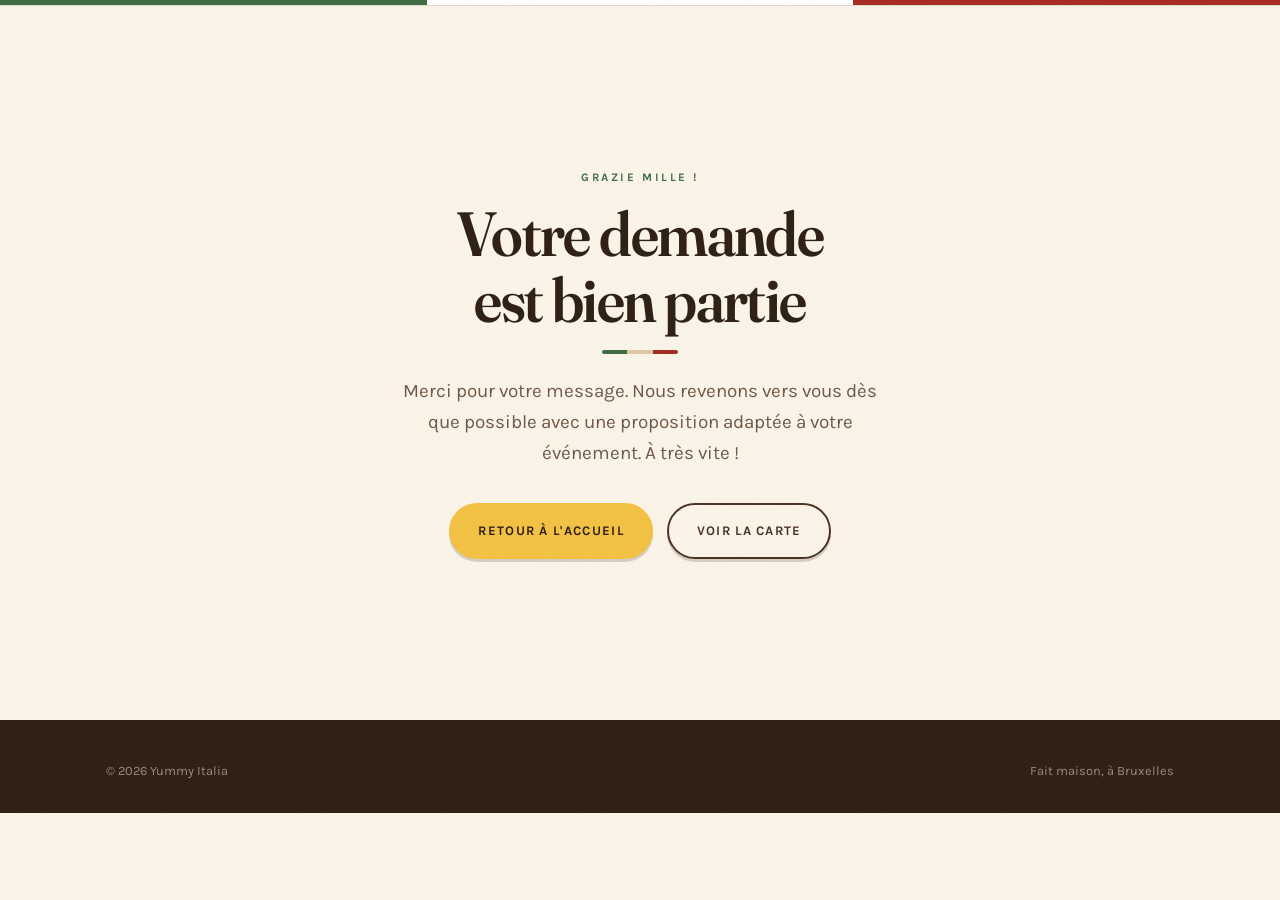
<file: merci.html>
<!DOCTYPE html>
<html lang="fr">
<head>
  <meta charset="utf-8">
  <meta name="viewport" content="width=device-width, initial-scale=1">
  <title>Merci — Yummy Italia</title>
  <meta name="robots" content="noindex">
  <link rel="icon" href="favicon.svg" type="image/svg+xml">
  <link rel="preconnect" href="https://fonts.googleapis.com">
  <link rel="preconnect" href="https://fonts.gstatic.com" crossorigin>
  <link href="https://fonts.googleapis.com/css2?family=Fraunces:ital,opsz,wght,SOFT,WONK@0,9..144,400..800,0..100,0..1;1,9..144,400..800,0..100,0..1&family=Karla:wght@400;500;700&display=swap" rel="stylesheet">
  <link rel="stylesheet" href="style.css?v=3">
</head>
<body>
  <span class="filet-haut" aria-hidden="true"></span>

  <main class="section centre" style="min-height:80vh;display:grid;place-content:center">
    <div class="wrap" style="max-width:620px">
      <span class="eyebrow">Grazie mille !</span>
      <h1 class="titre-section">Votre demande<br>est bien partie</h1>
      <span class="filet" aria-hidden="true"></span>
      <p class="chapo">
        Merci pour votre message. Nous revenons vers vous dès que possible avec une
        proposition adaptée à votre événement. À très vite !
      </p>
      <div class="hero__cta" style="justify-content:center">
        <a href="/" class="btn btn--jaune">Retour à l'accueil</a>
        <a href="/#carte" class="btn btn--ligne">Voir la carte</a>
      </div>
    </div>
  </main>

  <footer class="pied" style="padding-block:2.5rem 2rem">
    <div class="wrap pied__bas" style="margin-top:0;border-top:0;padding-top:0">
      <span>© <span data-annee></span> Yummy Italia</span>
      <span>Fait maison, à Bruxelles</span>
    </div>
  </footer>

  <script src="menu-data.js?v=3"></script>
  <script src="main.js?v=3"></script>
</body>
</html>
</file>
<file: style.css>
/* ============================================================
   YUMMY ITALIA — Feuille de style principale
   Design system : tons beige / jaune chaud / brun,
   accents verts et rouges italiens utilisés avec parcimonie.
   Élément signature : le filet tricolore italien.
   ============================================================ */

/* ---------- 1. VARIABLES ---------- */
:root {
  /* Neutres chauds */
  --beige-100: #FBF4E8;
  --beige-200: #F4E7D1;
  --beige-300: #EBD9BC;
  --beige-400: #DFC8A3;

  /* Bruns */
  --brun-700: #6B4A2B;
  --brun-800: #4A3220;
  --brun-900: #2E1F14;

  /* Jaune chaud — couleur principale */
  --jaune-400: #F3C243;
  --jaune-500: #E8A81C;
  --jaune-600: #C88A0E;

  /* Accents italiens — usage très parcimonieux */
  --vert: #3F6B41;
  --vert-clair: #6E9A63;
  --rouge: #A62B21;
  --creme: #FFFFFF;

  --texte: var(--brun-900);
  --texte-doux: #6E5842;

  /* Typo */
  --display: "Fraunces", "Iowan Old Style", Georgia, serif;
  --corps: "Karla", "Helvetica Neue", Arial, sans-serif;

  /* Rythme */
  --max: 1180px;
  --gutter: clamp(1.25rem, 5vw, 3.5rem);
  --section-y: clamp(4rem, 10vw, 8rem);
  --radius: 4px;

  --ombre: 0 2px 0 rgba(46, 31, 20, .08);
}

/* ---------- 2. RESET ---------- */
*, *::before, *::after { box-sizing: border-box; }
html { scroll-behavior: smooth; -webkit-text-size-adjust: 100%; }
body {
  margin: 0;
  font-family: var(--corps);
  font-size: clamp(1rem, .95rem + .25vw, 1.0625rem);
  line-height: 1.65;
  color: var(--texte);
  background: var(--beige-100);
  overflow-x: hidden;
}
img { max-width: 100%; display: block; }
a { color: inherit; }
button { font: inherit; }
h1, h2, h3, h4 { margin: 0; font-family: var(--display); font-weight: 600; line-height: 1.05; }
p { margin: 0 0 1em; }
ul { margin: 0; padding: 0; list-style: none; }

/* Texture papier très légère sur tout le site */
body::before {
  content: "";
  position: fixed; inset: 0;
  pointer-events: none; z-index: 999;
  opacity: .035;
  background-image: url("data:image/svg+xml,%3Csvg xmlns='http://www.w3.org/2000/svg' width='140' height='140'%3E%3Cfilter id='n'%3E%3CfeTurbulence type='fractalNoise' baseFrequency='.85' numOctaves='3'/%3E%3C/filter%3E%3Crect width='140' height='140' filter='url(%23n)'/%3E%3C/svg%3E");
}

/* ---------- 3. UTILITAIRES ---------- */
.section--serree { padding-block: clamp(3rem, 7vw, 5.5rem); }
.wrap { width: 100%; max-width: var(--max); margin-inline: auto; padding-inline: var(--gutter); }
.wrap--large { max-width: 1400px; }
.sr-only {
  position: absolute; width: 1px; height: 1px; padding: 0; margin: -1px;
  overflow: hidden; clip: rect(0 0 0 0); white-space: nowrap; border: 0;
}
.section { padding-block: var(--section-y); position: relative; }

/* ---------- 4. ÉLÉMENT SIGNATURE : LE FILET TRICOLORE ----------
   Trois segments vert / crème / rouge, courts et discrets.
   Ils remplacent les anciennes vagues : c'est la signature
   italienne du site, utilisée avec parcimonie. */
.filet {
  display: block; width: 76px; height: 4px; margin-top: 1.1rem;
  border-radius: 2px; overflow: hidden;
  background: linear-gradient(to right,
    var(--vert) 0 33.33%,
    var(--beige-400) 33.33% 66.66%,
    var(--rouge) 66.66% 100%);
}
.centre .filet { margin-inline: auto; }
.filet--clair {
  background: linear-gradient(to right,
    var(--vert-clair) 0 33.33%,
    var(--beige-200) 33.33% 66.66%,
    #D9564A 66.66% 100%);
}

/* Bande tricolore fine en haut de page */
.filet-haut {
  position: fixed; top: 0; left: 0; right: 0; z-index: 60;
  height: 5px; box-shadow: 0 1px 0 rgba(46, 31, 20, .12);
  background: linear-gradient(to right,
    var(--vert) 0 33.33%,
    var(--creme) 33.33% 66.66%,
    var(--rouge) 66.66% 100%);
}

/* Séparateur pleine largeur entre deux sections */
.separateur {
  height: 3px; width: 100%;
  background: linear-gradient(to right,
    var(--vert) 0 33.33%,
    var(--beige-300) 33.33% 66.66%,
    var(--rouge) 66.66% 100%);
  opacity: .85;
}

/* ---------- 5. EN-TÊTE / NAVIGATION ---------- */
.entete {
  position: sticky; top: 5px; z-index: 50;
  background: rgba(251, 244, 232, .92);
  backdrop-filter: blur(10px);
  border-bottom: 1px solid rgba(107, 74, 43, .14);
}
.entete__inner {
  display: flex; align-items: center; justify-content: space-between;
  gap: 1rem; min-height: 74px;
}
.logo {
  font-family: var(--display);
  font-size: 1.5rem; font-weight: 700; letter-spacing: -.02em;
  text-decoration: none; line-height: 1;
  display: inline-flex; align-items: baseline; gap: .4rem;
}
.logo span { color: var(--jaune-600); }
.logo small {
  font-family: var(--corps); font-size: .6rem; font-weight: 700;
  letter-spacing: .22em; text-transform: uppercase; color: var(--texte-doux);
}
.nav { display: flex; align-items: center; gap: clamp(.9rem, 1.8vw, 1.7rem); }
.nav a {
  text-decoration: none; font-size: .78rem; font-weight: 600; white-space: nowrap;
  letter-spacing: .1em; text-transform: uppercase;
  padding-block: .35rem; border-bottom: 2px solid transparent;
  transition: border-color .2s, color .2s;
}
.nav a:hover { border-color: var(--jaune-500); }
.nav a.actif { border-color: var(--brun-700); }
.nav .btn { padding: .7rem 1.25rem; font-size: .74rem; }
.nav-burger {
  display: none; background: none; border: 0; cursor: pointer;
  padding: .5rem; color: var(--brun-800);
}

/* ---------- 6. BOUTONS ---------- */
.btn {
  display: inline-flex; align-items: center; justify-content: center; gap: .5rem;
  padding: .95rem 1.7rem;
  font-size: .82rem; font-weight: 700; letter-spacing: .1em; text-transform: uppercase;
  text-decoration: none; border: 2px solid var(--brun-800); border-radius: 999px;
  background: var(--brun-800); color: var(--beige-100);
  cursor: pointer;
  transition: transform .18s ease, background .18s, color .18s, box-shadow .18s;
  box-shadow: 0 3px 0 rgba(46, 31, 20, .18);
}
.btn:hover { transform: translateY(-2px); box-shadow: 0 5px 0 rgba(46, 31, 20, .18); }
.btn--jaune { background: var(--jaune-400); border-color: var(--jaune-400); color: var(--brun-900); }
.btn--jaune:hover { background: var(--jaune-500); border-color: var(--jaune-500); }
.btn--ligne { background: transparent; color: var(--brun-800); }
.btn--ligne:hover { background: var(--brun-800); color: var(--beige-100); }
.btn--clair { background: var(--beige-200); border-color: var(--beige-200); color: var(--brun-900); }

/* ---------- 7. TITRES DE SECTION ---------- */
.eyebrow {
  display: inline-block;
  font-size: .72rem; font-weight: 700; letter-spacing: .22em; text-transform: uppercase;
  color: var(--vert); margin-bottom: .9rem;
}
.eyebrow--rouge { color: var(--rouge); }
.titre-section {
  font-size: clamp(2.1rem, 1.4rem + 3.2vw, 3.9rem);
  letter-spacing: -.025em;
  font-variation-settings: "SOFT" 30, "WONK" 1, "opsz" 90;
}
.chapo {
  max-width: 56ch; color: var(--texte-doux);
  font-size: clamp(1.02rem, 1rem + .3vw, 1.18rem); margin-top: 1.4rem;
}
.centre { text-align: center; }
.centre .chapo { margin-inline: auto; }

/* ---------- 8. PLACEHOLDERS PHOTO ---------- */
.photo { position: relative; overflow: hidden; background: var(--beige-300); }
.photo img { width: 100%; height: 100%; object-fit: cover; }
.photo img.introuvable { visibility: hidden; }
.photo__ph {
  position: absolute; inset: 0;
  display: none; flex-direction: column; align-items: center; justify-content: center;
  gap: .6rem; text-align: center; padding: 1.25rem;
  background:
    repeating-linear-gradient(45deg, rgba(107,74,43,.055) 0 12px, transparent 12px 24px),
    var(--beige-300);
  border: 2px dashed rgba(107, 74, 43, .35);
  color: var(--brun-700);
}
/* Le placeholder n'apparaît que si le fichier photo est absent du dossier. */
.photo img.introuvable ~ .photo__ph { display: flex; }
.photo__ph svg { opacity: .5; }
.photo__ph b {
  font-family: var(--corps); font-size: .68rem; font-weight: 700;
  letter-spacing: .14em; text-transform: uppercase;
}
.photo__ph span { font-size: .78rem; opacity: .8; word-break: break-word; }

/* ---------- 9. HERO ---------- */
.hero {
  position: relative; overflow: hidden;
  padding-top: clamp(2rem, 5vw, 4rem);
  padding-bottom: clamp(3rem, 6vw, 5rem);
  background:
    radial-gradient(120% 90% at 82% 12%, rgba(232,168,28,.16) 0%, transparent 58%),
    var(--beige-100);
}
.hero__grid {
  display: grid; grid-template-columns: 1fr 1.02fr;
  gap: clamp(2rem, 5vw, 4.5rem); align-items: center;
}
.hero__texte { position: relative; z-index: 2; }
.hero__titre {
  font-size: clamp(2.7rem, 1.2rem + 5.6vw, 4.9rem);
  letter-spacing: -.035em; margin-top: .3rem;
  font-variation-settings: "SOFT" 40, "WONK" 1, "opsz" 120;
}
.hero__titre em {
  font-style: italic; color: var(--jaune-600);
  font-variation-settings: "SOFT" 60, "WONK" 1;
}
.hero__accroche {
  font-size: clamp(1.02rem, 1rem + .4vw, 1.22rem); max-width: 46ch;
  margin-top: 1.5rem; color: var(--texte-doux);
}
/* Le mot d'accueil, en tête de l'accroche du hero */
.hero__bienvenue {
  display: block; font-family: var(--display); font-weight: 600;
  font-size: clamp(1.15rem, 1.05rem + .5vw, 1.4rem);
  color: var(--brun-900); letter-spacing: -.02em;
  font-variation-settings: "SOFT" 40, "WONK" 1;
  margin-bottom: .45rem;
}

.hero__cta { display: flex; flex-wrap: wrap; gap: .9rem; margin-top: 2.1rem; }

/* Repères pratiques sous les boutons */
.hero__reperes {
  display: flex; flex-wrap: wrap; gap: 1.4rem;
  margin-top: 2.2rem; padding-top: 1.4rem;
  border-top: 1px solid rgba(107, 74, 43, .18);
}
.hero__repere { font-size: .84rem; color: var(--texte-doux); }
.hero__repere b {
  display: block; font-size: .68rem; letter-spacing: .16em;
  text-transform: uppercase; color: var(--vert); margin-bottom: .25rem;
}

/* L'arche : la photo devient une porte italienne */
.hero__visuel { position: relative; }
.arche {
  position: relative; z-index: 2;
  aspect-ratio: 3 / 4;
  border-radius: 50% 50% 10px 10px / 34% 34% 10px 10px;
  overflow: hidden;
  box-shadow: 0 26px 60px rgba(46, 31, 20, .26);
}
.arche img { width: 100%; height: 100%; object-fit: cover; }
.arche img.introuvable { visibility: hidden; }
/* Deux arches en contour, décalées : l'une verte, l'une jaune */
.arche-contour {
  position: absolute; inset: 0; z-index: 1;
  border-radius: 50% 50% 10px 10px / 34% 34% 10px 10px;
  border: 2px solid var(--jaune-500);
  transform: translate(20px, 20px);
}
.arche-contour--vert {
  border-color: rgba(63, 107, 65, .7);
  transform: translate(-26px, 18px);
}
/* Pastille rotative « signature » */
.pastille {
  position: absolute; z-index: 4;
  width: clamp(96px, 11vw, 128px); aspect-ratio: 1;
  display: grid; place-items: center; text-align: center;
  background: var(--jaune-400); color: var(--brun-900);
  border-radius: 50%; transform: rotate(-9deg);
  box-shadow: 0 8px 0 rgba(46, 31, 20, .14);
  font-family: var(--display); font-weight: 700; line-height: 1.15;
  font-size: clamp(.76rem, .6rem + .45vw, .93rem);
  padding: .8rem;
}
.hero .pastille { left: -10px; bottom: 42px; }

/* ---------- 10. BLOCS PHOTO ---------- */

/* Services : rangée que l'on fait glisser horizontalement */
.services-section { background: var(--beige-200); }
.services__intro {
  font-family: var(--display);
  font-size: clamp(1.6rem, 1.2rem + 1.8vw, 2.6rem);
  letter-spacing: -.02em; line-height: 1.15;
  font-variation-settings: "SOFT" 40, "WONK" 1;
}
.services__intro span { color: var(--jaune-600); margin-inline: .2rem; }
.carrousel {
  display: flex; gap: clamp(1rem, 2vw, 1.6rem);
  overflow-x: auto; scroll-snap-type: x mandatory;
  padding-bottom: 1.2rem; margin-top: clamp(2rem, 4vw, 3rem);
  scrollbar-width: thin; scrollbar-color: var(--jaune-500) rgba(107,74,43,.14);
  -webkit-overflow-scrolling: touch;
}
.carrousel::-webkit-scrollbar { height: 6px; }
.carrousel::-webkit-scrollbar-track { background: rgba(107,74,43,.14); border-radius: 99px; }
.carrousel::-webkit-scrollbar-thumb { background: var(--jaune-500); border-radius: 99px; }
.carrousel__item {
  flex: 0 0 clamp(268px, 78vw, 400px);
  scroll-snap-align: start;
  display: flex; flex-direction: column;
}
@media (min-width: 900px) { .carrousel__item { flex-basis: calc((100% - 3.2rem) / 3); } }
.carrousel__photo { aspect-ratio: 4 / 3; border-radius: 2px; }
.carrousel__corps { padding: 1.3rem 0 0; display: flex; flex-direction: column; flex: 1; }
.carrousel__corps h3 {
  font-size: 1.35rem; letter-spacing: -.015em;
  font-variation-settings: "SOFT" 30, "WONK" 1;
}
.carrousel__corps p { color: var(--texte-doux); margin-top: .6rem; font-size: .95rem; }
.carrousel__corps .lien-fleche { margin-top: auto; padding-top: 1.1rem; }
.carrousel__tag {
  display: inline-block; margin-bottom: .7rem;
  font-size: .64rem; font-weight: 700; letter-spacing: .16em; text-transform: uppercase;
  color: var(--vert); border-bottom: 2px solid var(--vert); padding-bottom: .3rem;
}
.carrousel__item:nth-child(2) .carrousel__tag { color: var(--rouge); border-bottom-color: var(--rouge); }
.carrousel__item:nth-child(3) .carrousel__tag { color: var(--jaune-600); border-bottom-color: var(--jaune-500); }
.indice-glisser {
  display: flex; align-items: center; gap: .5rem; margin-top: .4rem;
  font-size: .74rem; letter-spacing: .12em; text-transform: uppercase;
  color: var(--texte-doux);
}

/* Lien fléché */
.lien-fleche {
  display: inline-flex; align-items: center; gap: .45rem;
  font-size: .78rem; font-weight: 700; letter-spacing: .12em; text-transform: uppercase;
  text-decoration: none; color: var(--brun-800);
  border-bottom: 2px solid var(--jaune-500); padding-bottom: .25rem;
  align-self: flex-start;
  transition: gap .18s ease;
}
.lien-fleche:hover { gap: .8rem; }

/* Spécialités : quatre produits présentés ensemble, compact */
.specs {
  display: grid; grid-template-columns: repeat(4, 1fr);
  gap: clamp(1.2rem, 2.4vw, 2rem);
  margin-top: clamp(2.2rem, 4vw, 3rem);
}
.spec-item { position: relative; margin: 0; }
.spec-item__photo {
  aspect-ratio: 4 / 5; border-radius: 2px;
  box-shadow: 0 12px 26px rgba(46, 31, 20, .16);
}
.spec-item h3 {
  font-size: clamp(1.25rem, 1.1rem + .5vw, 1.55rem); margin-top: 1rem;
  letter-spacing: -.015em; font-variation-settings: "SOFT" 30, "WONK" 1;
  padding-bottom: .55rem; border-bottom: 2px solid var(--vert);
}
.spec-item:nth-child(2) h3 { border-bottom-color: var(--rouge); }
.spec-item:nth-child(3) h3 { border-bottom-color: var(--jaune-500); }
.spec-item:nth-child(4) h3 { border-bottom-color: var(--vert); }
.spec-item p { color: var(--texte-doux); margin-top: .7rem; font-size: .93rem; }
.spec-item__badge {
  position: absolute; top: .8rem; left: .8rem; z-index: 3;
  font-size: .62rem; font-weight: 700; letter-spacing: .16em; text-transform: uppercase;
  color: var(--brun-900); background: var(--jaune-400);
  padding: .38rem .75rem; border-radius: 999px;
}
.specs__pied {
  display: flex; flex-wrap: wrap; align-items: center; justify-content: space-between;
  gap: 1.4rem; margin-top: clamp(2rem, 4vw, 3rem);
}
.specs__pied .et-aussi { margin-top: 0; flex: 1 1 380px; }

/* Sandwichs */
.sandwichs { background: var(--brun-900); color: var(--beige-200); }
.sandwichs .titre-section { color: var(--beige-100); }
.sandwichs .chapo { color: rgba(244, 231, 209, .8); }
.sandwichs .eyebrow { color: var(--jaune-400); }
.sandwichs__grid {
  display: grid; grid-template-columns: 1fr 1fr;
  gap: clamp(2rem, 5vw, 4rem); align-items: center;
  margin-top: clamp(2rem, 4vw, 3rem);
}
.sandwichs__photo .photo {
  aspect-ratio: 3 / 4; border-radius: var(--radius);
  box-shadow: 0 22px 48px rgba(0, 0, 0, .38);
}
.badge-nouveau {
  display: block; width: fit-content; margin-bottom: 1rem;
  font-size: .68rem; font-weight: 700; letter-spacing: .18em; text-transform: uppercase;
  color: var(--brun-900); background: var(--jaune-400);
  padding: .45rem .9rem; border-radius: 999px;
}
.sandwichs__liste { margin-top: 1.6rem; }
.sandwichs__liste li {
  position: relative; padding-left: 1.5rem; margin-bottom: .55rem;
  color: rgba(244, 231, 209, .82); font-size: .96rem;
}
.sandwichs__liste li::before {
  content: ""; position: absolute; left: 0; top: .6em;
  width: 8px; height: 8px; border-radius: 50%; background: var(--jaune-500);
}

/* Teaser événements */
.evt-teaser { position: relative; overflow: hidden; }
.evt-teaser__grid {
  display: grid; grid-template-columns: 1fr 1fr;
  gap: clamp(2rem, 5vw, 4rem); align-items: center;
}
.evt-teaser__photo .photo { aspect-ratio: 5 / 4; border-radius: var(--radius); }
.evt-teaser__points { display: flex; flex-wrap: wrap; gap: .55rem; margin-top: 1.4rem; }
.evt-teaser__points li {
  font-size: .8rem; padding: .45rem .9rem; border-radius: 999px;
  background: var(--beige-200); border: 1px solid rgba(107,74,43,.2);
  color: var(--texte-doux);
}


/* Grands blocs Comptoir / Restaurant */
.deux-facons { background: var(--beige-200); }
.grand-bloc {
  display: grid; grid-template-columns: 1.05fr 1fr;
  gap: clamp(2rem, 5vw, 4.5rem); align-items: stretch;
}
.grand-bloc + .grand-bloc { margin-top: clamp(3.5rem, 8vw, 6.5rem); }
.grand-bloc--inverse .grand-bloc__photo { order: 2; }
/* La photo occupe toute la hauteur du bloc : les deux volets
   Comptoir et Restaurant ont ainsi le même poids visuel. */
.grand-bloc__photo .photo {
  height: 100%; min-height: 440px; border-radius: var(--radius);
  box-shadow: 0 14px 34px rgba(46, 31, 20, .16);
}
.grand-bloc__texte { display: flex; flex-direction: column; justify-content: center; }
.grand-bloc__texte .titre-section { font-size: clamp(1.9rem, 1.3rem + 2.4vw, 3rem); }
.grand-bloc__texte .titre-section em { font-style: italic; color: var(--jaune-600); }
.grand-bloc__texte .chapo { margin-top: 1.5rem; }
.grand-bloc__texte .btn { margin-top: 1.8rem; align-self: flex-start; }

/* Spécialités */
.specialites { margin-top: clamp(2.5rem, 5vw, 4rem); }
.spec {
  display: grid; grid-template-columns: 1fr 1fr;
  gap: clamp(1.8rem, 4vw, 3.5rem); align-items: center;
}
.spec + .spec { margin-top: clamp(2.5rem, 6vw, 4.5rem); }
.spec--inverse .spec__photo { order: 2; }
.spec__photo { aspect-ratio: 4 / 3; border-radius: var(--radius); }
.spec__etiquette {
  display: inline-block;
  font-size: .68rem; font-weight: 700; letter-spacing: .18em; text-transform: uppercase;
  color: var(--vert); padding-bottom: .5rem;
  border-bottom: 3px solid var(--vert);
}
.spec__etiquette--rouge { color: var(--rouge); border-bottom-color: var(--rouge); }
.spec__texte h3 {
  font-size: clamp(1.6rem, 1.3rem + 1.4vw, 2.3rem); margin-top: 1rem;
  letter-spacing: -.02em; font-variation-settings: "SOFT" 40, "WONK" 1;
}
.spec__texte p { color: var(--texte-doux); margin-top: 1rem; }
.et-aussi {
  margin-top: clamp(2.5rem, 5vw, 3.5rem); max-width: 60ch;
  font-size: 1.02rem; color: var(--texte-doux);
  padding-left: 1.1rem; border-left: 3px solid var(--jaune-500);
}

/* Mosaïque de photos */
.mosaique {
  display: grid; gap: clamp(1rem, 2vw, 1.5rem);
  grid-template-columns: repeat(auto-fit, minmax(210px, 1fr));
  margin-top: clamp(2rem, 4vw, 3rem);
}
.mosaique--deux { grid-template-columns: repeat(auto-fit, minmax(320px, 1fr)); }
.mosaique__item { margin: 0; }
.mosaique__item .photo { aspect-ratio: 3 / 4; border-radius: var(--radius); }
.mosaique--deux .mosaique__item .photo { aspect-ratio: 4 / 3; }
.mosaique__item figcaption {
  margin-top: .7rem; font-size: .72rem; font-weight: 700;
  letter-spacing: .14em; text-transform: uppercase; color: var(--texte-doux);
}

/* Épicerie & vins */
.epicerie { background: var(--beige-200); }
.duo {
  display: grid; grid-template-columns: 1fr 1fr;
  gap: clamp(2rem, 5vw, 4rem); align-items: center;
  margin-top: clamp(2.5rem, 5vw, 3.5rem);
}
.duo__photo .photo { aspect-ratio: 4 / 5; border-radius: var(--radius); }
.duo__texte h3 {
  font-size: 1.6rem; letter-spacing: -.015em;
  font-variation-settings: "SOFT" 30, "WONK" 1;
}
.duo__texte p { color: var(--texte-doux); margin-top: .9rem; }
.note-douce { font-size: .93rem; font-style: italic; color: var(--texte-doux); }
.a-venir {
  display: inline-block; margin-top: 1.4rem;
  font-size: .74rem; font-weight: 700; letter-spacing: .16em; text-transform: uppercase;
  color: var(--vert); background: rgba(63, 107, 65, .10);
  border: 1px solid rgba(63, 107, 65, .3);
  padding: .5rem .9rem; border-radius: 999px;
}
.vins-liste { margin-top: 1.5rem; }
.vins-liste h4 {
  font-family: var(--display); font-size: 1.15rem; margin-top: 1.2rem;
  padding-bottom: .4rem; border-bottom: 1px solid rgba(107,74,43,.22);
}

/* Encart « carte évolutive » — sur fond clair */
.encart {
  margin-top: clamp(2.8rem, 5vw, 4rem);
  display: grid; grid-template-columns: 1.6fr 1fr;
  gap: clamp(1.6rem, 4vw, 3rem); align-items: center;
  padding: clamp(1.6rem, 3.5vw, 2.4rem) 0;
  border-top: 1px solid rgba(107, 74, 43, .2);
  border-bottom: 1px solid rgba(107, 74, 43, .2);
}
.encart h3 {
  font-size: clamp(1.4rem, 1.2rem + .8vw, 1.9rem);
  letter-spacing: -.015em; color: var(--brun-900);
  font-variation-settings: "SOFT" 40, "WONK" 1;
}
.encart h3::before {
  content: ""; display: inline-block; vertical-align: middle;
  width: 26px; height: 3px; margin-right: .7rem; border-radius: 2px;
  background: linear-gradient(to right,
    var(--vert) 0 33.33%, var(--beige-400) 33.33% 66.66%, var(--rouge) 66.66% 100%);
}
.encart p { color: var(--texte-doux); margin-top: .9rem; font-size: .98rem; margin-bottom: 0; }
.encart__action { display: flex; flex-direction: column; gap: .8rem; align-items: flex-start; }
.encart__tel { font-family: var(--display); font-size: 1.05rem; color: var(--brun-700); }

/* ---------- 11. LISTES DE SERVICES ----------
   Colonnes séparées par un simple filet, sans fond ni bordure :
   plus éditorial, moins « template ». */
.services { background: var(--beige-200); }
.services__grid {
  display: grid; grid-template-columns: repeat(auto-fit, minmax(260px, 1fr));
  gap: clamp(1.8rem, 3.5vw, 3rem) clamp(2rem, 4vw, 3.5rem);
  margin-top: clamp(2.5rem, 5vw, 3.5rem);
}
.service {
  padding-top: 1.2rem;
  border-top: 2px solid rgba(63, 107, 65, .4);
}
.service:nth-child(3n+2) { border-top-color: rgba(166, 43, 33, .35); }
.service:nth-child(3n)   { border-top-color: rgba(232, 168, 28, .5); }
.service__num {
  font-family: var(--display); font-size: 2.2rem; line-height: 1;
  color: var(--jaune-600); font-variation-settings: "WONK" 1;
  margin-bottom: .3rem;
}
.service h3 { font-size: 1.4rem; letter-spacing: -.015em; font-variation-settings: "SOFT" 30, "WONK" 1; }
.service p { color: var(--texte-doux); margin-top: .6rem; font-size: .96rem; }
.service ul { margin-top: .5rem; margin-bottom: 1.3rem; }
.service li {
  position: relative; padding-left: 1.4rem; margin-bottom: .45rem;
  font-size: .95rem; color: var(--texte-doux);
}
.service li::before {
  content: ""; position: absolute; left: 0; top: .62em;
  width: 8px; height: 8px; border-radius: 50%; background: var(--jaune-500);
}
.service .btn { margin-top: auto; align-self: flex-start; }

/* Bande décorée par le tableau du restaurant */
.bande-tableau {
  position: relative; isolation: isolate;
  min-height: clamp(400px, 50vw, 560px);
  display: grid; place-items: center; text-align: center;
  padding-block: clamp(3rem, 7vw, 5rem);
  background-image: url("tableau-vin.jpg");
  background-size: cover; background-position: center 42%;
  color: var(--creme);
}
.bande-tableau::before {
  content: ""; position: absolute; inset: 0; z-index: -1;
  background: linear-gradient(to bottom,
    rgba(30, 16, 8, .78) 0%, rgba(30, 16, 8, .6) 45%, rgba(30, 16, 8, .82) 100%);
}
.bande-tableau .wrap { max-width: 760px; }
.bande-tableau .eyebrow { color: var(--jaune-400); }
.bande-tableau h2 {
  font-family: var(--display); color: var(--creme);
  font-size: clamp(2rem, 1.4rem + 2.6vw, 3.4rem); letter-spacing: -.025em;
  font-variation-settings: "SOFT" 40, "WONK" 1;
}
.bande-tableau p {
  color: rgba(255, 251, 242, .88); max-width: 54ch; margin: 1.2rem auto 0;
  font-size: clamp(1rem, .97rem + .3vw, 1.14rem);
}
.bande-tableau .filet { margin-inline: auto; }
.bande-tableau__credit {
  margin-top: 2rem; font-size: .72rem; letter-spacing: .16em;
  text-transform: uppercase; color: rgba(255, 251, 242, .6);
}

/* ---------- 12. LA CARTE ----------
   Fond crème, filets verts, prix en ocre : l'esprit d'un menu
   de trattoria imprimé plutôt qu'un panneau sombre. */
.carte {
  background:
    linear-gradient(to bottom, var(--creme) 0%, var(--beige-100) 100%);
  padding-bottom: clamp(3.5rem, 7vw, 5.5rem);
  position: relative;
}
/* Deux filets tricolores encadrent la section */
.carte::before,
.carte::after {
  content: ""; position: absolute; left: 0; right: 0; height: 3px;
  background: linear-gradient(to right,
    var(--vert) 0 33.33%, var(--beige-300) 33.33% 66.66%, var(--rouge) 66.66% 100%);
}
.carte::before { top: 0; }
.carte::after { bottom: 0; }

.carte-grid {
  display: grid; grid-template-columns: repeat(auto-fit, minmax(330px, 1fr));
  gap: clamp(2.4rem, 4vw, 3.5rem) clamp(2.5rem, 5vw, 4.5rem);
  margin-top: clamp(2.8rem, 5vw, 4rem);
}
.categorie__entete {
  display: flex; align-items: baseline; gap: .8rem;
  padding-bottom: .7rem;
  border-bottom: 2px solid var(--vert);
}
.categorie__entete h3 {
  font-size: 1.8rem; letter-spacing: -.02em;
  font-variation-settings: "SOFT" 40, "WONK" 1;
}
.categorie__entete em {
  font-style: normal; font-family: var(--corps);
  font-size: .66rem; font-weight: 700; letter-spacing: .2em; text-transform: uppercase;
  color: var(--rouge);
}
.plats { margin-top: 1.3rem; }
.plat { padding-block: .85rem; border-bottom: 1px dotted rgba(107, 74, 43, .3); }
.plat:last-child { border-bottom: 0; }
.plat__ligne { display: flex; align-items: baseline; gap: .6rem; }
.plat__nom { font-family: var(--display); font-size: 1.1rem; font-weight: 600; }
.plat__points { flex: 1; border-bottom: 1px dotted rgba(107, 74, 43, .38); transform: translateY(-3px); }
.plat__prix { font-family: var(--display); font-size: 1.06rem; color: var(--jaune-600); white-space: nowrap; }
.plat__desc { font-size: .9rem; color: var(--texte-doux); margin: .22rem 0 0; }
.plat__tag {
  display: inline-block; margin-left: .55rem; vertical-align: 2px;
  font-size: .58rem; font-weight: 700; letter-spacing: .12em; text-transform: uppercase;
  color: var(--vert); border: 1px solid rgba(63, 107, 65, .45);
  padding: .12rem .45rem; border-radius: 999px;
}

/* ---------- 13. CARTE DES VINS ---------- */
.vins-grid {
  display: grid; grid-template-columns: repeat(auto-fit, minmax(300px, 1fr));
  gap: clamp(1.5rem, 3vw, 2.2rem); margin-top: clamp(2.5rem, 5vw, 3.5rem);
}
.vin-cat {
  background: var(--beige-200); border-radius: var(--radius);
  padding: clamp(1.5rem, 3vw, 2rem);
  border-top: 4px solid var(--jaune-500);
}
.vin-cat:nth-child(2) { border-top-color: var(--vert); }
.vin-cat:nth-child(3) { border-top-color: var(--rouge); }
.vin-cat h3 { font-size: 1.4rem; font-variation-settings: "SOFT" 40, "WONK" 1; }
.vin-cat > em {
  display: block; font-style: italic; font-family: var(--display);
  color: var(--texte-doux); font-size: .95rem; margin-bottom: 1.2rem;
}
.bouteille { padding-block: .7rem; border-bottom: 1px dotted rgba(107, 74, 43, .28); }
.bouteille:last-child { border-bottom: 0; }
.bouteille__ligne { display: flex; align-items: baseline; gap: .6rem; }
.bouteille__nom { font-weight: 700; font-size: .95rem; }
.bouteille__prix { margin-left: auto; font-family: var(--display); color: var(--brun-700); white-space: nowrap; }
.bouteille__region { font-size: .82rem; color: var(--texte-doux); }

/* Questions fréquentes — accordéons sobres */
.faq {
  margin-top: clamp(2rem, 4vw, 3rem);
  border-top: 1px solid rgba(107, 74, 43, .22);
  max-width: 860px;
}
.faq__item { border-bottom: 1px solid rgba(107, 74, 43, .22); }
.faq__item summary {
  list-style: none; cursor: pointer;
  display: flex; align-items: flex-start; gap: 1rem;
  padding-block: 1.3rem;
}
.faq__item summary::-webkit-details-marker { display: none; }
.faq__item summary h3 {
  flex: 1; font-size: clamp(1.05rem, 1rem + .35vw, 1.28rem);
  letter-spacing: -.01em; font-weight: 600;
  font-variation-settings: "SOFT" 30, "WONK" 1;
}
/* Le signe + devient − à l'ouverture */
.faq__item summary::after {
  content: ""; flex: none; width: 16px; height: 16px; margin-top: .45rem;
  background:
    linear-gradient(var(--vert), var(--vert)) center / 16px 2px no-repeat,
    linear-gradient(var(--vert), var(--vert)) center / 2px 16px no-repeat;
  transition: transform .2s ease;
}
.faq__item[open] summary::after {
  background: linear-gradient(var(--rouge), var(--rouge)) center / 16px 2px no-repeat;
  transform: rotate(180deg);
}
.faq__reponse { padding: 0 0 1.5rem; max-width: 68ch; }
.faq__reponse p { color: var(--texte-doux); margin-bottom: .8rem; }
.faq__reponse p:last-child { margin-bottom: 0; }
.faq__item summary:focus-visible { outline: 2px solid var(--jaune-500); outline-offset: 3px; }

/* ---------- 13 ter. MENTION DES SANDWICHS ----------
   Simple complément aux spécialités, pas une section à part. */
.mention-sandwich {
  max-width: 72ch;
  margin: clamp(2rem, 4vw, 2.8rem) 0 0;
  padding: 1.1rem 1.3rem;
  background: var(--beige-200);
  border-left: 3px solid var(--rouge);
  border-radius: 0 2px 2px 0;
  color: var(--texte-doux); font-size: .98rem;
}
.mention-sandwich b {
  display: block; font-family: var(--display);
  font-size: 1.12rem; color: var(--brun-900);
  letter-spacing: -.015em; font-variation-settings: "SOFT" 40, "WONK" 1;
  margin-bottom: .35rem;
}
.mention-sandwich__prix { color: var(--jaune-600); font-weight: 700; white-space: nowrap; }

/* ---------- 14. CONTACT ---------- */
.contact { background: var(--beige-100); }
.contact__grid {
  display: grid; grid-template-columns: 1.1fr .9fr 1fr;
  /* Les trois colonnes étaient collées : la photo touchait le bloc horaires. */
  gap: clamp(2rem, 4vw, 3.2rem);
  margin-top: clamp(2.2rem, 4vw, 3rem);
}
/* La photo respire un peu plus que les deux colonnes de texte. */
.contact__colonne--photo { padding-left: clamp(0rem, 1.6vw, 1.6rem); }
.contact__grid--sans-photo {
  grid-template-columns: 1fr 1fr; max-width: 820px;
  gap: clamp(2rem, 4vw, 3.5rem);
  margin-top: clamp(2.5rem, 5vw, 3.5rem);
}
.contact__colonne h3 {
  font-size: 1.3rem; letter-spacing: -.01em; margin-bottom: 1.1rem;
  font-variation-settings: "SOFT" 30, "WONK" 1;
}
.contact__infos li {
  display: flex; gap: 1rem; padding-block: .75rem;
  border-bottom: 1px dotted rgba(107,74,43,.28);
}
.contact__infos li:last-child { border-bottom: 0; }
.contact__infos b {
  min-width: 84px; font-size: .68rem; letter-spacing: .16em;
  text-transform: uppercase; color: var(--texte-doux); padding-top: .25rem;
}
.contact__infos a { text-decoration: none; border-bottom: 1px solid rgba(107,74,43,.3); }
.contact__boutons { display: flex; flex-direction: column; gap: .7rem; margin-top: 1.6rem; align-items: flex-start; }
.horaires-liste .horaire, .horaires-liste li {
  display: flex; justify-content: space-between; gap: 1rem;
  padding-block: .55rem; border-bottom: 1px dotted rgba(107,74,43,.22);
  font-size: .93rem;
}
.horaires-liste li:last-child { border-bottom: 0; }
.horaires-liste li span:first-child { font-weight: 700; }
.horaires-liste li span:last-child { color: var(--texte-doux); text-align: right; }
.contact__colonne--photo .photo { aspect-ratio: 4 / 5; border-radius: var(--radius); height: 100%; }

/* ---------- 14 bis. PASSER NOUS VOIR — la façade en fond ----------
   La photo occupe toute la section. Le contenu repose sur un panneau
   translucide : assez dense pour garantir la lecture, assez discret
   pour que la façade reste visible derrière. */
.contact-fond {
  padding-block: clamp(4rem, 8vw, 6.5rem);
  text-align: center;
}
/* Le liseré tricolore du bas ferait doublon avec celui du pied de page. */
.contact-fond::after { display: none; }

/* Le contenu repose sur son propre panneau : le voile général peut donc
   rester plus léger et laisser la façade se voir vraiment. */
.contact-fond::before {
  background: linear-gradient(to bottom,
    rgba(28, 15, 7, .74) 0%,
    rgba(28, 15, 7, .50) 35%,
    rgba(28, 15, 7, .56) 65%,
    rgba(28, 15, 7, .84) 100%);
}

.contact-fond__panneau {
  display: grid; grid-template-columns: 1fr 1fr;
  gap: clamp(2rem, 4vw, 3.5rem);
  max-width: 860px; margin: clamp(2.4rem, 4.5vw, 3.4rem) auto 0;
  padding: clamp(1.8rem, 3.5vw, 2.6rem) clamp(1.6rem, 3.5vw, 2.8rem);
  text-align: left;
  background: rgba(28, 15, 7, .46);
  backdrop-filter: blur(4px);
  border: 1px solid rgba(255, 255, 255, .18);
  border-radius: 2px;
}
.contact-fond .contact__colonne h3 { color: var(--creme); }
.contact-fond .contact__infos li { border-bottom-color: rgba(255, 255, 255, .2); }
.contact-fond .contact__infos b { color: var(--jaune-400); }
.contact-fond .contact__infos a { border-bottom-color: rgba(255, 255, 255, .4); }
.contact-fond .horaires-liste li { border-bottom-color: rgba(255, 255, 255, .16); }
.contact-fond .horaires-liste li span:last-child { color: rgba(255, 255, 255, .8); }
.contact-fond .note-douce { color: rgba(255, 255, 255, .72); margin-bottom: 0; }

.contact-fond__cta {
  display: flex; flex-wrap: wrap; justify-content: center; gap: .9rem;
  margin-top: clamp(1.8rem, 3.5vw, 2.4rem);
}

@media (max-width: 700px) {
  .contact-fond__panneau { grid-template-columns: 1fr; }
  .contact-fond__cta .btn { width: 100%; }
}

/* ---------- 15. FORMULAIRE ---------- */
.formulaire {
  background: var(--beige-100); border: 1px solid rgba(107, 74, 43, .18);
  border-radius: var(--radius); padding: clamp(1.6rem, 4vw, 2.8rem);
}
.champs { display: grid; grid-template-columns: 1fr 1fr; gap: 1.1rem 1.3rem; }
.champ { display: flex; flex-direction: column; gap: .4rem; }
.champ--large { grid-column: 1 / -1; }
.champ label {
  font-size: .7rem; font-weight: 700; letter-spacing: .16em; text-transform: uppercase;
  color: var(--texte-doux);
}
.champ input, .champ select, .champ textarea {
  font: inherit; font-size: .98rem; color: var(--texte);
  padding: .8rem .95rem;
  background: #fff; border: 1px solid rgba(107, 74, 43, .3);
  border-radius: var(--radius);
  transition: border-color .18s, box-shadow .18s;
}
.champ input:focus, .champ select:focus, .champ textarea:focus {
  outline: none; border-color: var(--jaune-500);
  box-shadow: 0 0 0 3px rgba(232, 168, 28, .22);
}
.champ textarea { resize: vertical; min-height: 130px; }
.formulaire .btn { margin-top: 1.6rem; }
.formulaire__note { font-size: .8rem; color: var(--texte-doux); margin-top: 1rem; }

/* ---------- 16. GALERIE ---------- */
.galerie {
  display: grid; grid-template-columns: repeat(auto-fit, minmax(240px, 1fr));
  gap: 1.1rem; margin-top: clamp(2.5rem, 5vw, 3.5rem);
}
.galerie figure { margin: 0; }
.galerie .photo { aspect-ratio: 4 / 3; border-radius: var(--radius); }
.galerie figcaption {
  margin-top: .6rem; font-size: .72rem; font-weight: 700;
  letter-spacing: .14em; text-transform: uppercase; color: var(--texte-doux);
}

.bande-accent {
  margin-top: clamp(1.5rem, 3vw, 2.2rem);
  display: grid; grid-template-columns: 1fr auto; align-items: center;
  gap: clamp(1.4rem, 3vw, 2.5rem);
  background: var(--brun-800); color: var(--beige-200);
  border-radius: var(--radius);
  border-left: 5px solid var(--jaune-500);
  padding: clamp(1.5rem, 3vw, 2.2rem);
}
.bande-accent h3 {
  font-size: clamp(1.3rem, 1.1rem + .7vw, 1.7rem); color: var(--jaune-400);
  font-variation-settings: "SOFT" 40, "WONK" 1;
}
.bande-accent p { color: rgba(244, 231, 209, .82); margin: .6rem 0 0; max-width: 62ch; }
@media (max-width: 720px) {
  .bande-accent { grid-template-columns: 1fr; }
  .bande-accent .btn { width: 100%; }
}

/* ---------- 17. CHIFFRES CLÉS ---------- */
.chiffres {
  display: grid; grid-template-columns: repeat(auto-fit, minmax(190px, 1fr));
  gap: 1.5rem; margin-top: clamp(2.5rem, 5vw, 3.5rem);
}
.chiffre { text-align: center; padding: 1.6rem 1rem; background: var(--beige-200); border-radius: var(--radius); }
.chiffre b {
  display: block; font-family: var(--display); font-size: 2.5rem; line-height: 1;
  color: var(--brun-800); font-variation-settings: "WONK" 1, "SOFT" 40;
}
.chiffre span {
  display: block; margin-top: .5rem; font-size: .74rem; font-weight: 700;
  letter-spacing: .14em; text-transform: uppercase; color: var(--texte-doux);
}

/* ---------- 18. PIED DE PAGE ---------- */
.pied {
  background: var(--brun-900); color: var(--beige-200);
  padding-block: clamp(3.5rem, 7vw, 5rem) 2rem;
  position: relative;
}
.filet-haut--pied { position: absolute; top: 0; }
.pied__grid {
  display: grid; grid-template-columns: 1.4fr 1fr 1fr;
  gap: clamp(2rem, 4vw, 3.5rem);
}
.pied h4 {
  font-family: var(--corps); font-size: .7rem; font-weight: 700;
  letter-spacing: .2em; text-transform: uppercase; color: var(--jaune-400);
  margin-bottom: 1.1rem;
}
.pied .logo { color: var(--beige-100); font-size: 1.9rem; }
.pied .logo small { color: rgba(244, 231, 209, .6); }
.pied p, .pied li { color: rgba(244, 231, 209, .75); font-size: .93rem; }
.pied a { text-decoration: none; }
.pied a:hover { color: var(--jaune-400); }
.pied .horaire { display: flex; justify-content: space-between; gap: 1rem; padding-block: .35rem; font-size: .88rem; }
.pied .horaire span:first-child { color: var(--beige-200); }
.reseaux { display: flex; gap: .7rem; margin-top: 1.4rem; }
.reseaux a {
  width: 40px; height: 40px; display: grid; place-items: center;
  border: 1px solid rgba(244, 231, 209, .3); border-radius: 50%;
  transition: background .2s, color .2s, border-color .2s;
}
.reseaux a:hover { background: var(--jaune-400); border-color: var(--jaune-400); color: var(--brun-900); }
.pied__bas {
  margin-top: clamp(2.5rem, 5vw, 3.5rem); padding-top: 1.5rem;
  border-top: 1px solid rgba(244, 231, 209, .16);
  display: flex; flex-wrap: wrap; justify-content: space-between; gap: 1rem;
  font-size: .8rem; color: rgba(244, 231, 209, .55);
}

.manquant {
  font-style: italic; opacity: .55; font-size: .92em;
}

/* ---------- 19. RESPONSIVE ---------- */
@media (max-width: 1040px) {
  .contact__grid { grid-template-columns: 1fr 1fr; }
  .contact__colonne--photo { grid-column: 1 / -1; }
  .contact__colonne--photo .photo { aspect-ratio: 16 / 9; }
}
@media (max-width: 1040px) {
  .specs { grid-template-columns: repeat(2, 1fr); }
}
@media (max-width: 560px) {
  .specs { grid-template-columns: 1fr; }
  .specs__pied .btn { width: 100%; }
}
@media (max-width: 900px) {
  .grand-bloc, .grand-bloc--inverse,
  .spec, .spec--inverse,
  .plat-vedette, .plat-vedette--inverse,
  .sandwichs__grid, .evt-teaser__grid { grid-template-columns: 1fr; }
  .plat-vedette--inverse .plat-vedette__photo { order: 0; }
  .plat-vedette__photo .photo,
  .plat-vedette--large .plat-vedette__photo .photo { aspect-ratio: 4 / 3; }
  .hero__grid { gap: 2.5rem; }
  .arche { aspect-ratio: 4 / 5; max-width: 460px; margin-inline: auto; }
  .arche-contour { display: none; }
  .grand-bloc--inverse .grand-bloc__photo,
  .spec--inverse .spec__photo { order: 0; }
  .grand-bloc__photo .photo { height: auto; min-height: 0; aspect-ratio: 4 / 3; }
  .duo, .duo--inverse { grid-template-columns: 1fr; }
  .duo--inverse .duo__photo { order: 0; }
  .duo__photo { max-width: 520px; }
  .encart { grid-template-columns: 1fr; }
  .encart__action { flex-direction: row; align-items: center; flex-wrap: wrap; }
  .hero__grid { grid-template-columns: 1fr; }
  .hero__texte { padding-bottom: 2.5rem; }
  .hero__visuel { max-width: 480px; margin-inline: auto; width: 100%; }
  .hero::after { height: 32%; }
  .pied__grid { grid-template-columns: 1fr 1fr; }
  .pied__grid > :first-child { grid-column: 1 / -1; }
}
/* Le menu passe en version repliée dès la tablette : la navigation
   complète ne tient plus en une ligne en dessous de ~980 px. */
@media (max-width: 980px) {
  .nav-burger { display: block; }
  .nav {
    position: absolute; top: 100%; left: 0; right: 0;
    flex-direction: column; align-items: stretch; gap: 0;
    background: var(--beige-100);
    border-bottom: 1px solid rgba(107, 74, 43, .18);
    padding: .5rem var(--gutter) 1.25rem;
    display: none;
    box-shadow: 0 18px 30px rgba(46, 31, 20, .12);
  }
  .nav.ouvert { display: flex; }
  .nav a { padding-block: .85rem; border-bottom: 1px solid rgba(107, 74, 43, .12); }
  .nav .btn { margin-top: .9rem; border-bottom: 0; }
}

@media (max-width: 720px) {
  .contact__grid { grid-template-columns: 1fr; }
  .champs { grid-template-columns: 1fr; }
  .hero .pastille { left: auto; right: 4px; bottom: -18px; }
  .hero__reperes { gap: 1rem; }
}
@media (max-width: 560px) {
  .pied__grid { grid-template-columns: 1fr; }
  .btn { width: 100%; }
  .encart__action .btn, .contact__boutons .btn { width: 100%; }
  .contact__boutons { align-items: stretch; }
  .hero__cta .btn { width: 100%; }
  .service .btn { width: 100%; }
}

/* ---------- 20. APPARITION AU SCROLL ---------- */
.apparait { opacity: 0; transform: translateY(18px); transition: opacity .7s ease, transform .7s ease; }
.apparait.visible { opacity: 1; transform: none; }
@media (prefers-reduced-motion: reduce) {
  .apparait { opacity: 1; transform: none; transition: none; }
  html { scroll-behavior: auto; }
}

/* ============================================================
   18. PAGE ÉVÉNEMENTS — SECTIONS EN FOND PHOTO
   Les photos du restaurant deviennent le fond des sections.
   Un voile brun chaud garantit la lisibilité du texte par-dessus.
   ============================================================ */

/* ---------- Le socle commun ---------- */
.fond {
  position: relative;
  isolation: isolate;
  color: var(--creme);
  background-size: cover;
  background-position: center;
  background-repeat: no-repeat;
  background-color: var(--brun-900);   /* secours si l'image manque */
}
/* Le voile : sombre en haut et en bas, plus clair au centre,
   pour que la photo reste perceptible derrière le texte. */
.fond::before {
  content: ""; position: absolute; inset: 0; z-index: -1;
  background: linear-gradient(to bottom,
    rgba(28, 15, 7, .90) 0%,
    rgba(28, 15, 7, .74) 38%,
    rgba(28, 15, 7, .80) 62%,
    rgba(28, 15, 7, .93) 100%);
}
/* Un liseré tricolore discret sépare chaque bande photo du reste */
.fond::after {
  content: ""; position: absolute; left: 0; right: 0; bottom: 0; height: 3px;
  background: linear-gradient(to right,
    var(--vert) 0 33.33%, var(--beige-300) 33.33% 66.66%, var(--rouge) 66.66% 100%);
}

/* Typographie inversée à l'intérieur d'une section en fond photo */
.fond .eyebrow { color: var(--jaune-400); }
.fond .eyebrow--rouge { color: var(--jaune-400); }
.fond .titre-section,
.fond h2, .fond h3 { color: var(--creme); }
.fond .chapo,
.fond p { color: rgba(255, 255, 255, .86); }
.fond .filet {
  background: linear-gradient(to right,
    var(--vert) 0 33.33%, var(--beige-100) 33.33% 66.66%, var(--rouge) 66.66% 100%);
}
.fond .et-aussi {
  color: rgba(255, 255, 255, .82);
  border-left-color: var(--jaune-400);
}
.fond .btn--ligne {
  color: var(--creme); border-color: rgba(255, 255, 255, .6);
}
.fond .btn--ligne:hover { background: var(--creme); color: var(--brun-900); }

/* Les images de fond, section par section */
.fond--hero      { background-image: url("fond-facade.jpg");      background-position: center 38%; }
.fond--cuisine   { background-image: url("fond-cuisine.jpg");   background-position: center 55%; }
.fond--cta       { background-image: url("fond-enseigne.jpg");       background-position: center 46%; }
.fond--contact   { background-image: url("fond-contact.jpg");   background-position: center 52%; }

/* ---------- 1. Le hero de la page ---------- */
.evt-hero {
  display: grid; align-content: center;
  min-height: clamp(560px, 76vh, 760px);
  padding-block: clamp(6rem, 12vw, 9rem) clamp(3rem, 6vw, 4.5rem);
}
.evt-hero__inner { max-width: min(100%, 860px); }
.evt-hero__titre {
  font-family: var(--display); color: var(--creme);
  font-size: clamp(2.5rem, 1.3rem + 4.4vw, 4.6rem);
  line-height: 1.02; letter-spacing: -.035em;
  font-variation-settings: "SOFT" 45, "WONK" 1;
  margin-top: .6rem;
}
.evt-hero__titre em {
  font-style: italic; color: var(--jaune-400);
  font-variation-settings: "SOFT" 60, "WONK" 1;
}
.evt-hero__accroche {
  max-width: 56ch; margin-top: 1.4rem;
  font-size: clamp(1.02rem, .98rem + .35vw, 1.2rem);
  color: rgba(255, 255, 255, .9);
}
.evt-hero .hero__cta { margin-top: clamp(1.8rem, 3vw, 2.4rem); }

/* Les trois repères sous le titre */
.reperes {
  display: grid; grid-template-columns: repeat(3, minmax(0, 1fr));
  gap: 1px; margin-top: clamp(2.5rem, 5vw, 3.5rem);
  background: rgba(255, 255, 255, .22);
  border-block: 1px solid rgba(255, 255, 255, .22);
}
.repere {
  background: rgba(28, 15, 7, .32);
  padding: 1.1rem 1.2rem;
  backdrop-filter: blur(2px);
}
.repere b {
  display: block; font-family: var(--corps);
  font-size: .66rem; font-weight: 700; letter-spacing: .18em;
  text-transform: uppercase; color: var(--jaune-400);
  margin-bottom: .4rem;
}
.repere span {
  font-family: var(--display); font-size: clamp(.95rem, .9rem + .3vw, 1.1rem);
  color: var(--creme); font-variation-settings: "SOFT" 40;
}

/* ---------- 2. Colonnes de texte sur fond photo ---------- */
.colonnes {
  display: grid; grid-template-columns: repeat(auto-fit, minmax(240px, 1fr));
  gap: clamp(1.8rem, 3.5vw, 3rem);
  margin-top: clamp(2.4rem, 4.5vw, 3.4rem);
}
.colonne { padding-top: 1.2rem; border-top: 2px solid var(--jaune-500); }
.colonne:nth-child(3n+2) { border-top-color: var(--vert-clair); }
.colonne:nth-child(3n)   { border-top-color: var(--rouge); }
.colonne h3 {
  font-size: clamp(1.2rem, 1.1rem + .5vw, 1.45rem); letter-spacing: -.02em;
  font-variation-settings: "SOFT" 40, "WONK" 1;
}
.colonne p { margin-top: .6rem; font-size: .97rem; }

/* ---------- 3. L'appel final ---------- */
.appel {
  display: grid; place-items: center; text-align: center;
  min-height: clamp(380px, 46vw, 520px);
  padding-block: clamp(3.5rem, 7vw, 5.5rem);
}
.appel .wrap { max-width: 720px; }
.appel h2 {
  font-family: var(--display); color: var(--creme);
  font-size: clamp(2rem, 1.4rem + 2.6vw, 3.2rem); letter-spacing: -.03em;
  font-variation-settings: "SOFT" 45, "WONK" 1;
}
.appel .filet { margin-inline: auto; }
.appel p { margin: 1.2rem auto 0; max-width: 52ch; }
.appel .hero__cta { justify-content: center; margin-top: 2rem; }

/* ---------- La FAQ, entre le formulaire crème et la bande photo ---------- */
.faq-section { background: var(--beige-200); }

/* ---------- Adaptations mobiles ---------- */
@media (max-width: 620px) {
  /* Sur mobile la bande recadre fortement en largeur : on décale le
     cadrage pour garder l'enseigne Yummy Italia dans le champ. */
  .fond--hero { background-position: 34% 38%; }
  .fond--cta  { background-position: 38% 46%; }
  .fond--contact { background-position: 42% 52%; }
  .reperes { grid-template-columns: 1fr; }
  .evt-hero { min-height: auto; padding-block: 6.5rem 3rem; }
  /* Sur petit écran on assombrit un peu plus : les photos sont
     très recadrées et le texte doit rester parfaitement lisible. */
  .fond::before {
    background: linear-gradient(to bottom,
      rgba(28, 15, 7, .9) 0%, rgba(28, 15, 7, .8) 45%, rgba(28, 15, 7, .92) 100%);
  }
}
</file>
